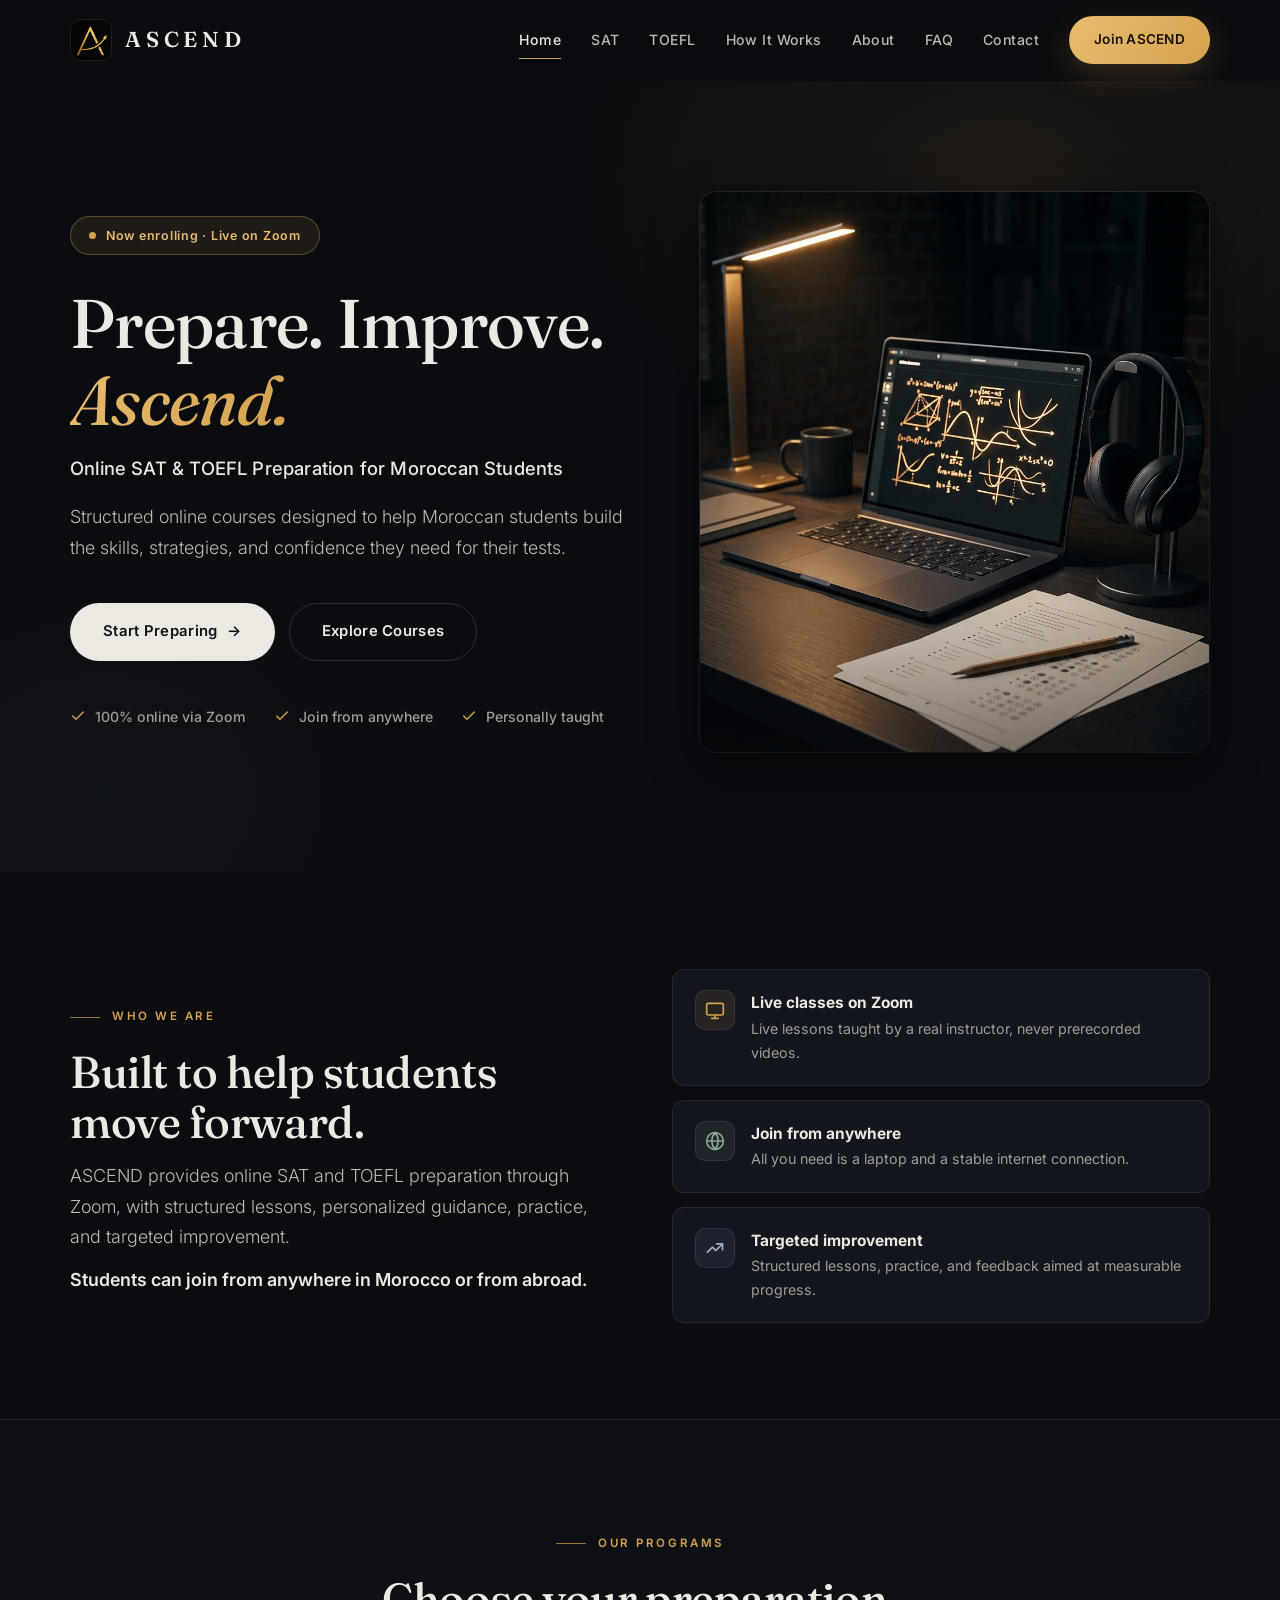
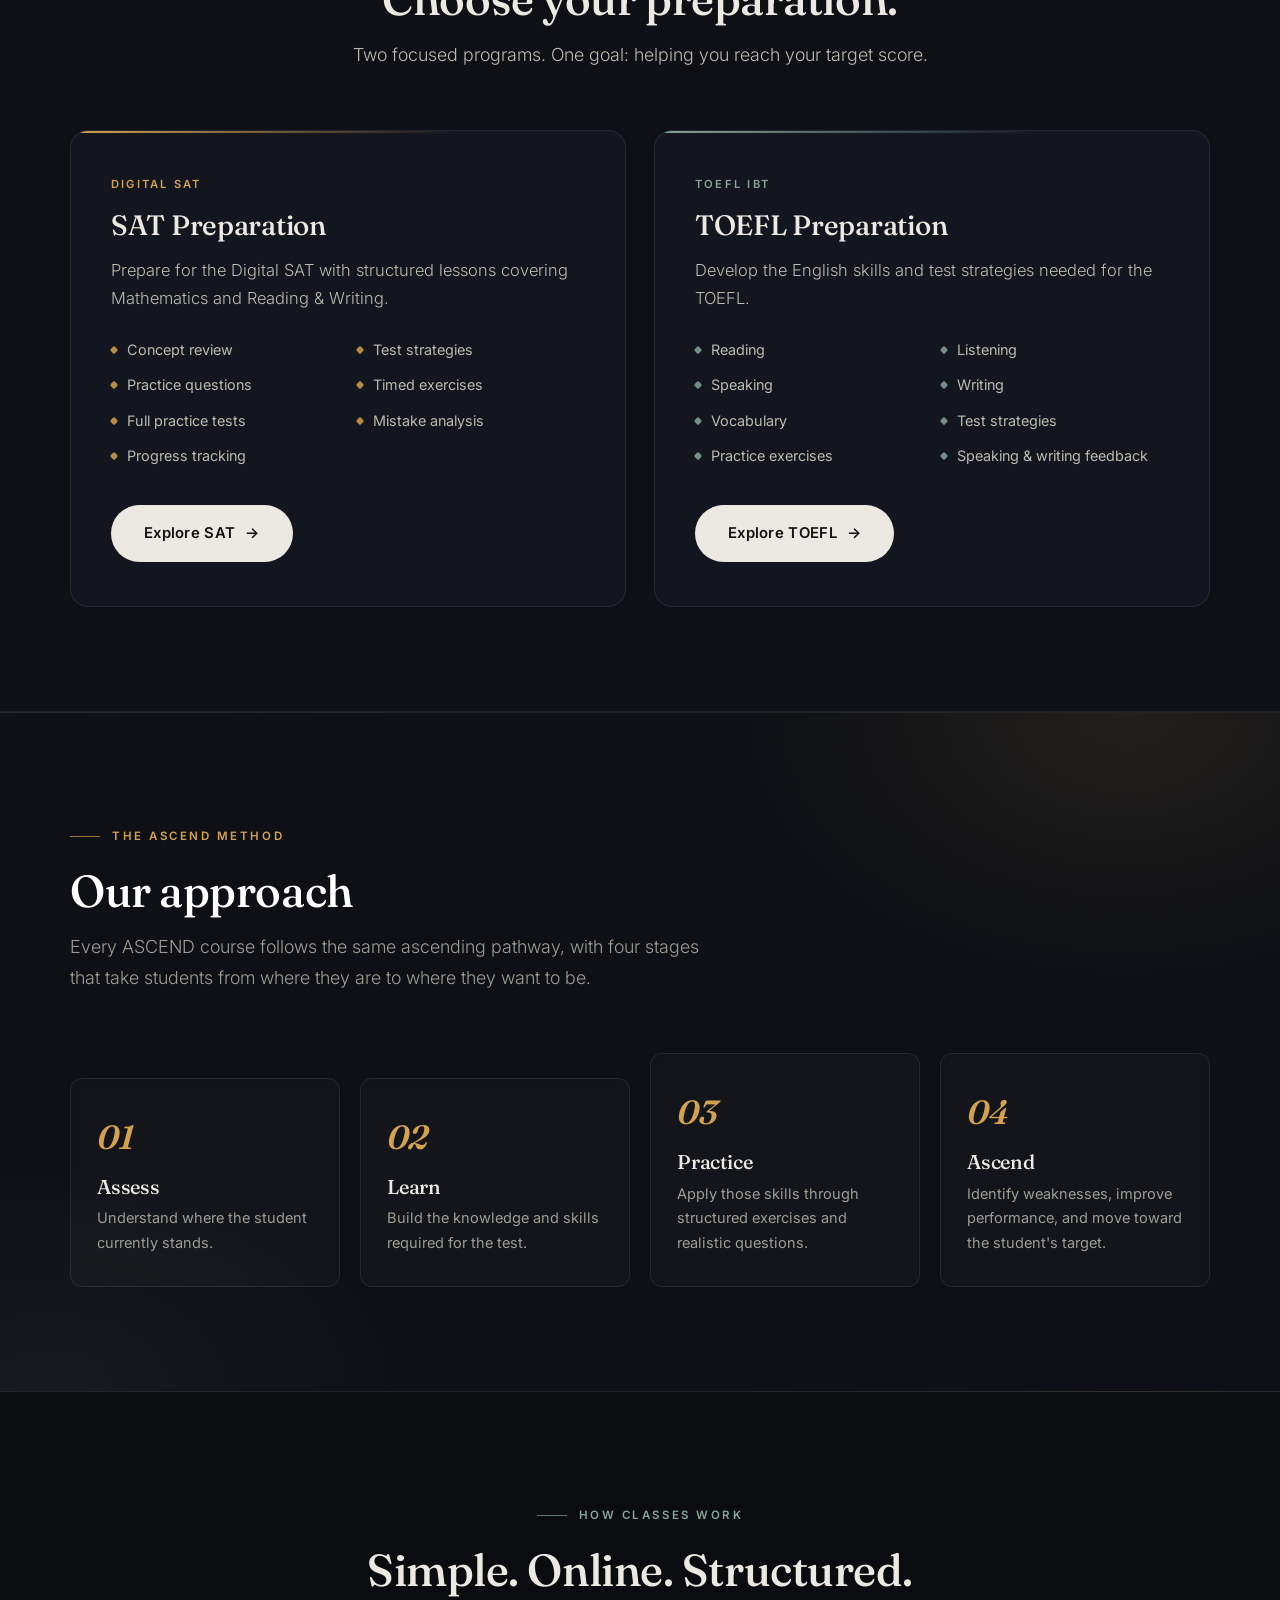
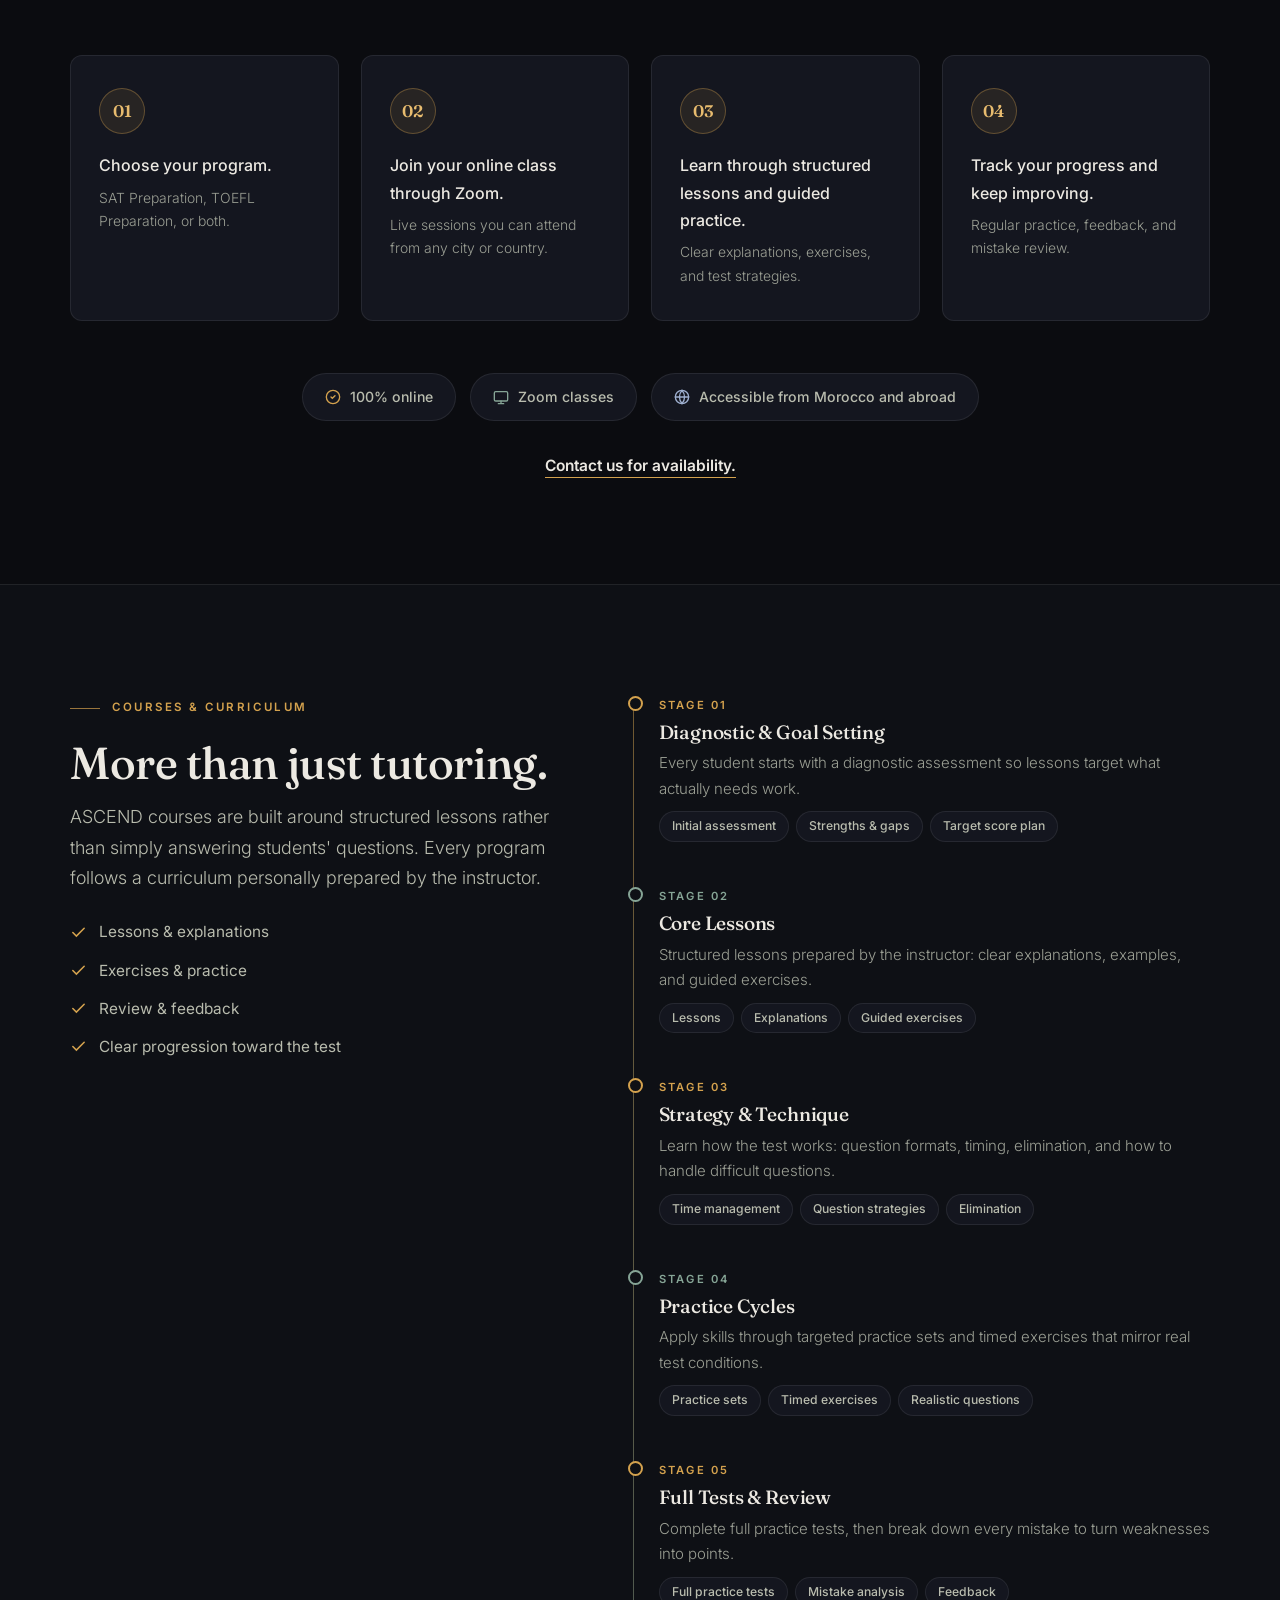
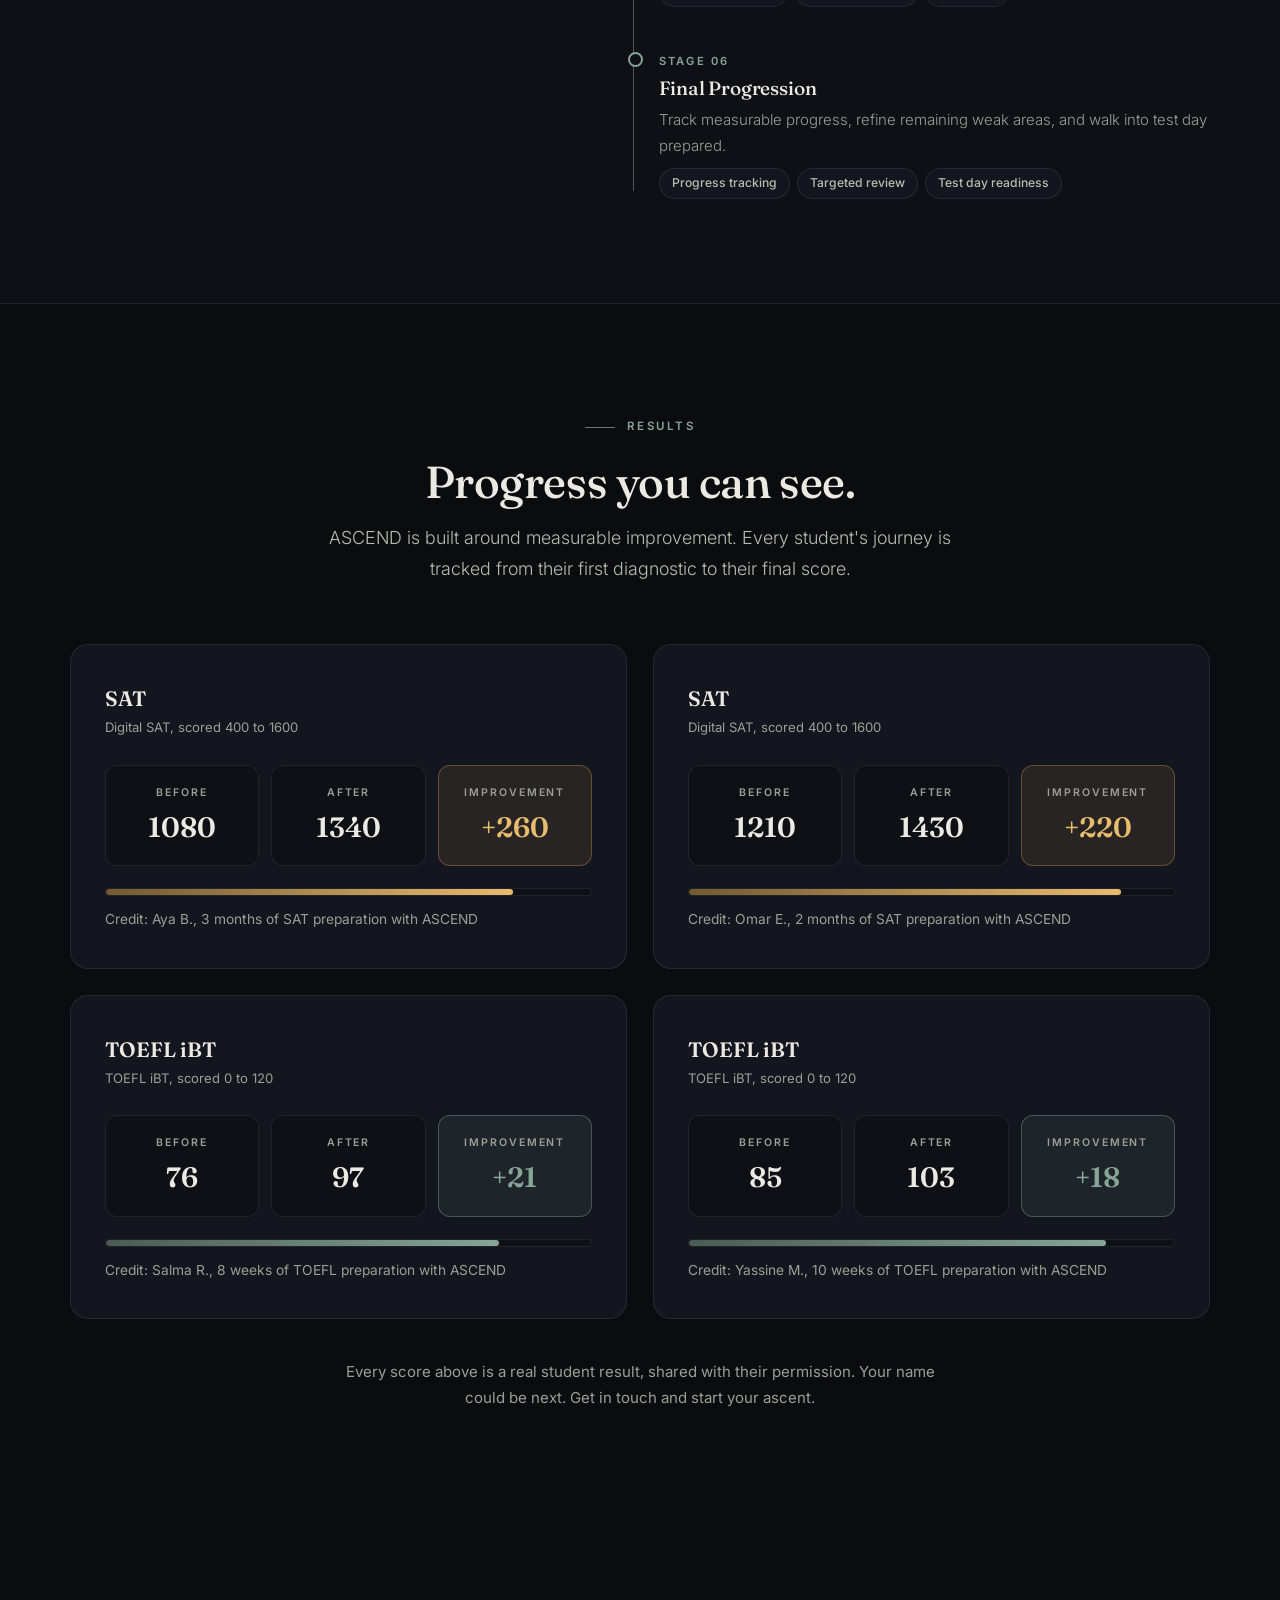
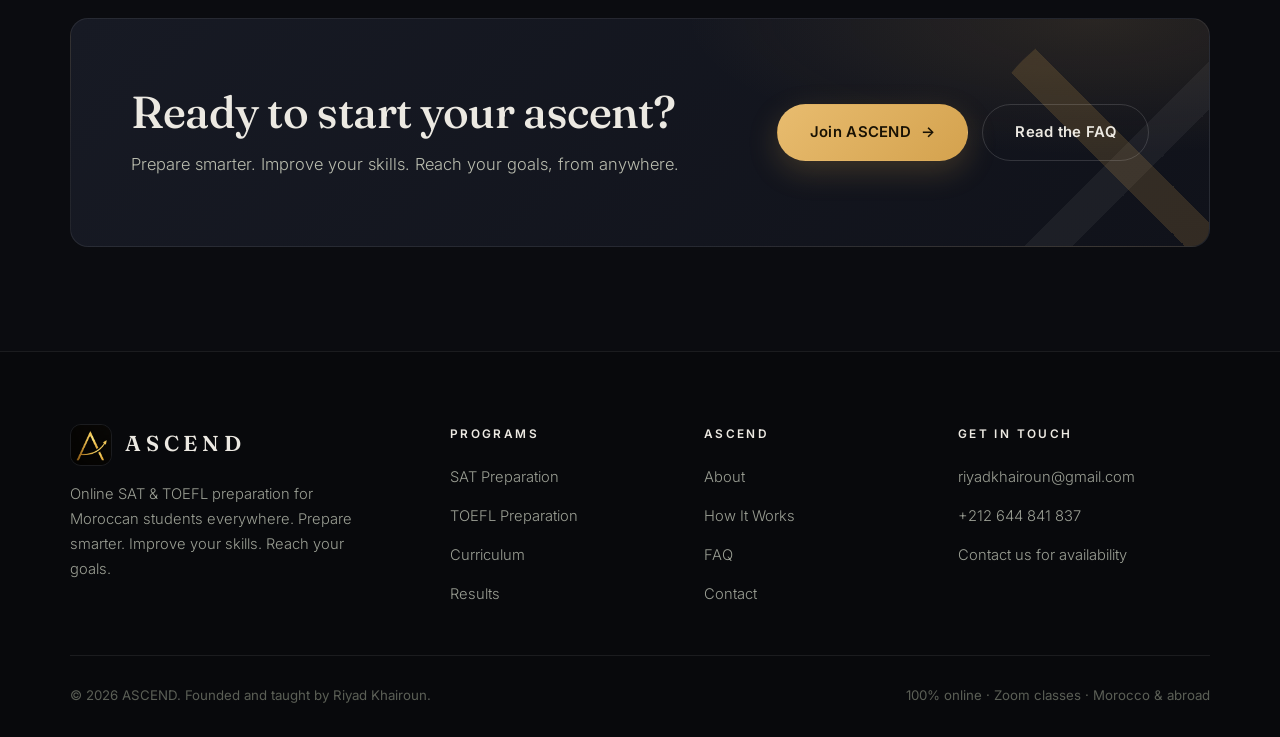
<file: index.html>
<!DOCTYPE html>
<html lang="en">
<head>
<meta charset="UTF-8">
<meta name="viewport" content="width=device-width, initial-scale=1.0">
<title>ASCEND, Online SAT & TOEFL Preparation for Moroccan Students</title>
<meta name="description" content="ASCEND offers structured online SAT and TOEFL preparation through Zoom for Moroccan students in Morocco and abroad. Prepare smarter. Improve your skills. Reach your goals.">
<link rel="preconnect" href="https://fonts.googleapis.com">
<link rel="preconnect" href="https://fonts.gstatic.com" crossorigin>
<link href="https://fonts.googleapis.com/css2?family=Fraunces:ital,wght@0,500;0,600;0,700;1,600&family=Inter:wght@400;500;600;700&display=swap" rel="stylesheet">
<link rel="stylesheet" href="styles.css">
<link rel="icon" type="image/svg+xml" href='data:image/svg+xml,<svg xmlns="http://www.w3.org/2000/svg" viewBox="0 0 32 32"><rect width="32" height="32" rx="7" fill="%230b0c10"/><path d="M8 24 L16 8 L24 24" fill="none" stroke="%23d4a24e" stroke-width="2.4" stroke-linecap="round" stroke-linejoin="round"/><circle cx="16" cy="5" r="1.8" fill="%23d4a24e"/></svg>'>
</head>
<body>

<header class="site-header">
  <div class="container nav-wrap">
    <a class="brand" href="index.html" aria-label="ASCEND home">
      <img src="logo.png" alt="ASCEND logo">
      ASCEND
    </a>
    <nav class="site-nav" aria-label="Main navigation">
      <a href="index.html" class="active">Home</a>
      <a href="sat.html">SAT</a>
      <a href="toefl.html">TOEFL</a>
      <a href="index.html#how-it-works">How It Works</a>
      <a href="about.html">About</a>
      <a href="faq.html">FAQ</a>
      <a href="contact.html">Contact</a>
      <a href="contact.html" class="btn btn-accent nav-cta">Join ASCEND</a>
    </nav>
    <button class="nav-toggle" aria-label="Toggle menu" aria-expanded="false">
      <span></span><span></span><span></span>
    </button>
  </div>
</header>

<section class="hero">
  <div class="container">
    <div>
      <span class="hero-badge"><span class="dot"></span> Now enrolling · Live on Zoom</span>
      <h1>Prepare. Improve. <span class="accent">Ascend.</span></h1>
      <p class="sub-heading">Online SAT &amp; TOEFL Preparation for Moroccan Students</p>
      <p class="lead">Structured online courses designed to help Moroccan students build the skills, strategies, and confidence they need for their tests.</p>
      <div class="hero-actions">
        <a href="contact.html" class="btn btn-primary">Start Preparing <span class="arrow">→</span></a>
        <a href="#programs" class="btn btn-outline">Explore Courses</a>
      </div>
      <div class="hero-meta">
        <span><svg viewBox="0 0 24 24" fill="none" stroke-width="2" stroke-linecap="round"><path d="M20 6L9 17l-5-5"/></svg> 100% online via Zoom</span>
        <span><svg viewBox="0 0 24 24" fill="none" stroke-width="2" stroke-linecap="round"><path d="M20 6L9 17l-5-5"/></svg> Join from anywhere</span>
        <span><svg viewBox="0 0 24 24" fill="none" stroke-width="2" stroke-linecap="round"><path d="M20 6L9 17l-5-5"/></svg> Personally taught</span>
      </div>
    </div>

        <div class="hero-art reveal"><img src="hero.jpg" alt="A study desk at night with a laptop, notebook, and warm lamp light" class="hero-photo"></div>
  </div>
</section>

<section class="intro" id="about-intro">
  <div class="container">
    <div class="reveal">
      <span class="kicker">Who we are</span>
      <h2>Built to help students move forward.</h2>
      <p class="lead" style="margin-top:14px">ASCEND provides online SAT and TOEFL preparation through Zoom, with structured lessons, personalized guidance, practice, and targeted improvement.</p>
      <p class="lead" style="margin-top:12px"><strong style="color:var(--navy)">Students can join from anywhere in Morocco or from abroad.</strong></p>
    </div>
    <div class="intro-points reveal">
      <div class="intro-point">
        <span class="ic"><svg viewBox="0 0 24 24" fill="none" stroke="#d4a24e" stroke-width="2" stroke-linecap="round" stroke-linejoin="round"><rect x="2" y="4" width="20" height="14" rx="2"/><path d="M8 22h8M12 18v4"/></svg></span>
        <div><strong>Live classes on Zoom</strong><p>Live lessons taught by a real instructor, never prerecorded videos.</p></div>
      </div>
      <div class="intro-point">
        <span class="ic"><svg viewBox="0 0 24 24" fill="none" stroke="#86a596" stroke-width="2" stroke-linecap="round" stroke-linejoin="round"><circle cx="12" cy="12" r="10"/><path d="M2 12h20M12 2a15 15 0 0 1 0 20 15 15 0 0 1 0-20z"/></svg></span>
        <div><strong>Join from anywhere</strong><p>All you need is a laptop and a stable internet connection.</p></div>
      </div>
      <div class="intro-point">
        <span class="ic"><svg viewBox="0 0 24 24" fill="none" stroke="#9fb0d0" stroke-width="2" stroke-linecap="round" stroke-linejoin="round"><path d="M3 17l6-6 4 4 8-8"/><path d="M14 7h7v7"/></svg></span>
        <div><strong>Targeted improvement</strong><p>Structured lessons, practice, and feedback aimed at measurable progress.</p></div>
      </div>
    </div>
  </div>
</section>

<section class="programs" id="programs">
  <div class="container">
    <div class="section-head center reveal">
      <span class="kicker">Our programs</span>
      <h2>Choose your preparation.</h2>
      <p class="lead">Two focused programs. One goal: helping you reach your target score.</p>
    </div>
    <div class="program-grid">
      <article class="program-card reveal">
        <span class="program-tag">Digital SAT</span>
        <h3>SAT Preparation</h3>
        <p>Prepare for the Digital SAT with structured lessons covering Mathematics and Reading &amp; Writing.</p>
        <ul class="program-list">
          <li>Concept review</li>
          <li>Test strategies</li>
          <li>Practice questions</li>
          <li>Timed exercises</li>
          <li>Full practice tests</li>
          <li>Mistake analysis</li>
          <li>Progress tracking</li>
        </ul>
        <a href="sat.html" class="btn btn-primary">Explore SAT <span class="arrow">→</span></a>
      </article>
      <article class="program-card toefl reveal">
        <span class="program-tag">TOEFL iBT</span>
        <h3>TOEFL Preparation</h3>
        <p>Develop the English skills and test strategies needed for the TOEFL.</p>
        <ul class="program-list">
          <li>Reading</li>
          <li>Listening</li>
          <li>Speaking</li>
          <li>Writing</li>
          <li>Vocabulary</li>
          <li>Test strategies</li>
          <li>Practice exercises</li>
          <li>Speaking &amp; writing feedback</li>
        </ul>
        <a href="toefl.html" class="btn btn-primary">Explore TOEFL <span class="arrow">→</span></a>
      </article>
    </div>
  </div>
</section>

<section class="method" id="method">
  <div class="container">
    <div class="section-head reveal">
      <span class="kicker">The ASCEND Method</span>
      <h2 style="color:#fff">Our approach</h2>
      <p class="lead">Every ASCEND course follows the same ascending pathway, with four stages that take students from where they are to where they want to be.</p>
    </div>
    <div class="method-steps">
      <div class="method-step reveal">
        <span class="num">01</span>
        <h3>Assess</h3>
        <p>Understand where the student currently stands.</p>
      </div>
      <div class="method-step reveal">
        <span class="num">02</span>
        <h3>Learn</h3>
        <p>Build the knowledge and skills required for the test.</p>
      </div>
      <div class="method-step reveal">
        <span class="num">03</span>
        <h3>Practice</h3>
        <p>Apply those skills through structured exercises and realistic questions.</p>
      </div>
      <div class="method-step reveal">
        <span class="num">04</span>
        <h3>Ascend</h3>
        <p>Identify weaknesses, improve performance, and move toward the student's target.</p>
      </div>
    </div>
  </div>
</section>

<section id="how-it-works">
  <div class="container">
    <div class="section-head center reveal">
      <span class="kicker teal">How classes work</span>
      <h2>Simple. Online. Structured.</h2>
    </div>
    <div class="how-steps">
      <div class="how-step reveal">
        <span class="num">01</span>
        <p>Choose your program.</p>
        <small>SAT Preparation, TOEFL Preparation, or both.</small>
      </div>
      <div class="how-step reveal">
        <span class="num">02</span>
        <p>Join your online class through Zoom.</p>
        <small>Live sessions you can attend from any city or country.</small>
      </div>
      <div class="how-step reveal">
        <span class="num">03</span>
        <p>Learn through structured lessons and guided practice.</p>
        <small>Clear explanations, exercises, and test strategies.</small>
      </div>
      <div class="how-step reveal">
        <span class="num">04</span>
        <p>Track your progress and keep improving.</p>
        <small>Regular practice, feedback, and mistake review.</small>
      </div>
    </div>
    <div class="how-badges reveal">
      <span class="pill"><svg viewBox="0 0 24 24" fill="none" stroke="#d4a24e" stroke-width="2" stroke-linecap="round"><circle cx="12" cy="12" r="10"/><path d="M9 12l2 2 4-4"/></svg> 100% online</span>
      <span class="pill"><svg viewBox="0 0 24 24" fill="none" stroke="#86a596" stroke-width="2" stroke-linecap="round" stroke-linejoin="round"><rect x="2" y="4" width="20" height="14" rx="2"/><path d="M8 22h8M12 18v4"/></svg> Zoom classes</span>
      <span class="pill"><svg viewBox="0 0 24 24" fill="none" stroke="#9fb0d0" stroke-width="2" stroke-linecap="round"><circle cx="12" cy="12" r="10"/><path d="M2 12h20M12 2a15 15 0 0 1 0 20 15 15 0 0 1 0-20z"/></svg> Accessible from Morocco and abroad</span>
    </div>
    <p class="how-note reveal"><a href="contact.html">Contact us for availability.</a></p>
  </div>
</section>

<section class="curriculum" id="curriculum">
  <div class="container curriculum-grid">
    <div class="curriculum-side reveal">
      <span class="kicker">Courses &amp; curriculum</span>
      <h2>More than just tutoring.</h2>
      <p class="lead" style="margin-top:14px">ASCEND courses are built around structured lessons rather than simply answering students' questions. Every program follows a curriculum personally prepared by the instructor.</p>
      <ul>
        <li><svg viewBox="0 0 24 24" fill="none" stroke="#d4a24e" stroke-width="2.2" stroke-linecap="round"><path d="M20 6L9 17l-5-5"/></svg> Lessons &amp; explanations</li>
        <li><svg viewBox="0 0 24 24" fill="none" stroke="#d4a24e" stroke-width="2.2" stroke-linecap="round"><path d="M20 6L9 17l-5-5"/></svg> Exercises &amp; practice</li>
        <li><svg viewBox="0 0 24 24" fill="none" stroke="#d4a24e" stroke-width="2.2" stroke-linecap="round"><path d="M20 6L9 17l-5-5"/></svg> Review &amp; feedback</li>
        <li><svg viewBox="0 0 24 24" fill="none" stroke="#d4a24e" stroke-width="2.2" stroke-linecap="round"><path d="M20 6L9 17l-5-5"/></svg> Clear progression toward the test</li>
      </ul>
    </div>
    <div class="timeline" id="curriculum-timeline">
          </div>
  </div>
</section>

<section id="results">
  <div class="container">
    <div class="section-head center reveal">
      <span class="kicker teal">Results</span>
      <h2>Progress you can see.</h2>
      <p class="lead">ASCEND is built around measurable improvement. Every student's journey is tracked from their first diagnostic to their final score.</p>
    </div>
    <div class="results-grid">
      <div id="sat-results" style="display:contents"></div>
      <div id="toefl-results" style="display:contents"></div>
    </div>
    <p class="results-note reveal">Every score above is a real student result, shared with their permission. Your name could be next. Get in touch and start your ascent.</p>
  </div>
</section>

<section>
  <div class="container">
    <div class="cta-band reveal">
      <div>
        <h2>Ready to start your ascent?</h2>
        <p>Prepare smarter. Improve your skills. Reach your goals, from anywhere.</p>
      </div>
      <div class="actions">
        <a href="contact.html" class="btn btn-accent">Join ASCEND <span class="arrow">→</span></a>
        <a href="faq.html" class="btn btn-ghost-light">Read the FAQ</a>
      </div>
    </div>
  </div>
</section>

<footer class="site-footer">
  <div class="container">
    <div class="footer-grid">
      <div>
        <a class="brand" href="index.html">
          <img src="logo.png" alt="ASCEND logo">
          ASCEND
        </a>
        <p class="tagline">Online SAT &amp; TOEFL preparation for Moroccan students everywhere. Prepare smarter. Improve your skills. Reach your goals.</p>
      </div>
      <div>
        <h4>Programs</h4>
        <ul>
          <li><a href="sat.html">SAT Preparation</a></li>
          <li><a href="toefl.html">TOEFL Preparation</a></li>
          <li><a href="index.html#curriculum">Curriculum</a></li>
          <li><a href="index.html#results">Results</a></li>
        </ul>
      </div>
      <div>
        <h4>ASCEND</h4>
        <ul>
          <li><a href="about.html">About</a></li>
          <li><a href="index.html#how-it-works">How It Works</a></li>
          <li><a href="faq.html">FAQ</a></li>
          <li><a href="contact.html">Contact</a></li>
        </ul>
      </div>
      <div>
        <h4>Get in touch</h4>
        <ul>
          <li><a href="mailto:riyadkhairoun@gmail.com">riyadkhairoun@gmail.com</a></li>
          <li><a href="tel:+212644841837">+212 644 841 837</a></li>
          <li><a href="contact.html">Contact us for availability</a></li>
        </ul>
      </div>
    </div>
    <div class="footer-bottom">
      <span>© 2026 ASCEND. Founded and taught by Riyad Khairoun.</span>
      <span>100% online · Zoom classes · Morocco &amp; abroad</span>
    </div>
  </div>
</footer>

<script src="main.js"></script>
</body>
</html>
</file>
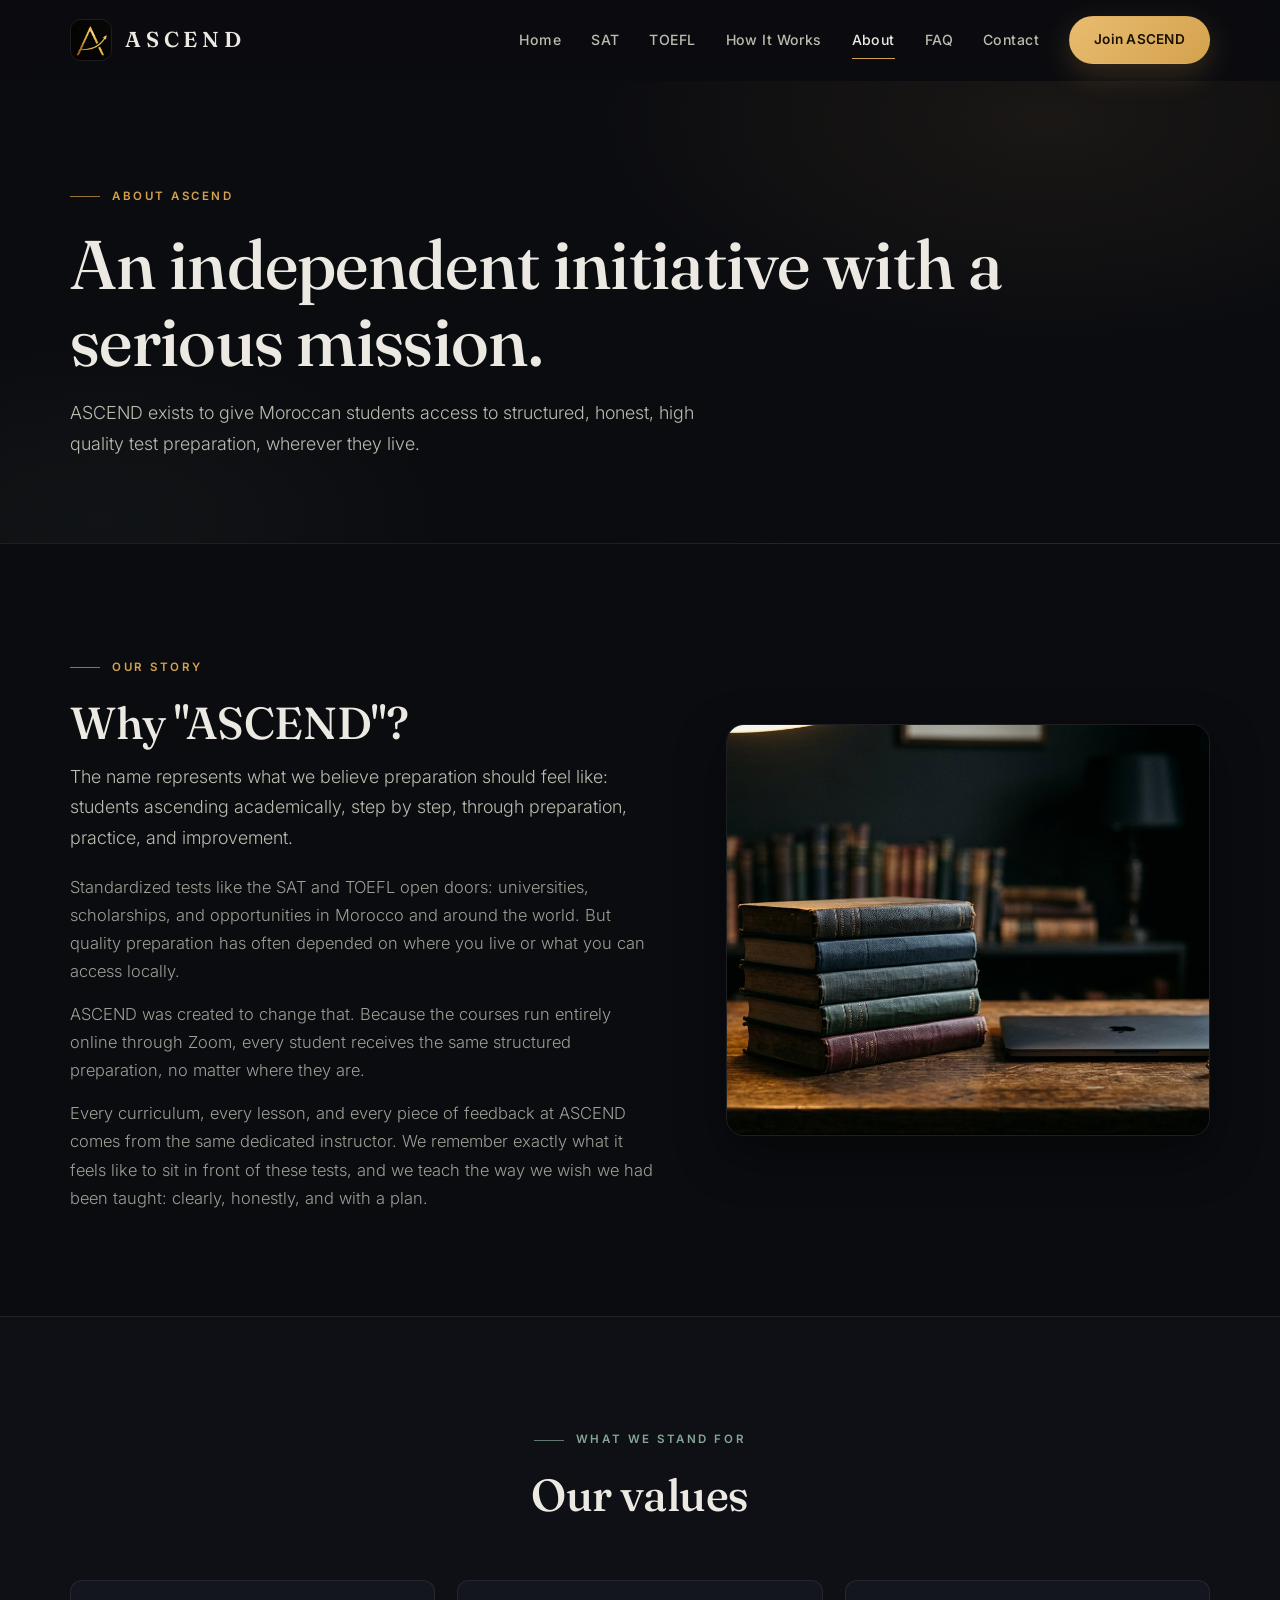
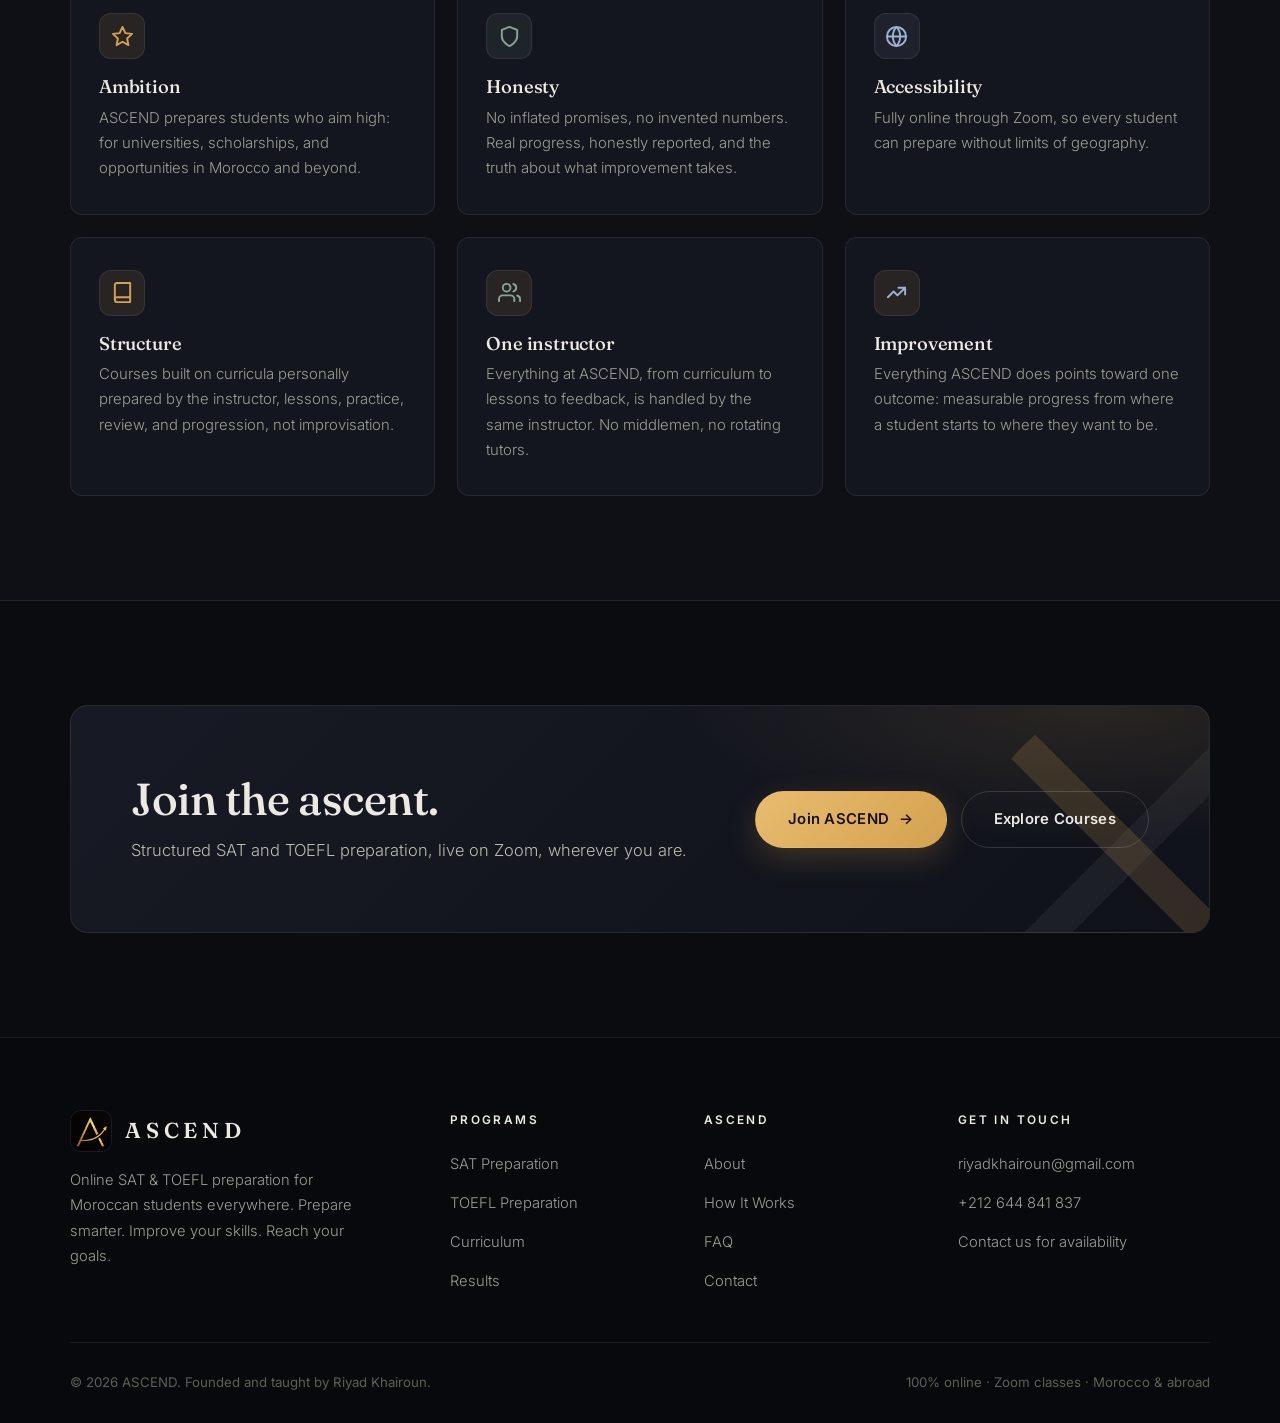
<file: about.html>
<!DOCTYPE html>
<html lang="en">
<head>
<meta charset="UTF-8">
<meta name="viewport" content="width=device-width, initial-scale=1.0">
<title>About, ASCEND</title>
<meta name="description" content="ASCEND is an independent online test preparation initiative helping Moroccan students prepare for the SAT and TOEFL through structured Zoom courses.">
<link rel="preconnect" href="https://fonts.googleapis.com">
<link rel="preconnect" href="https://fonts.gstatic.com" crossorigin>
<link href="https://fonts.googleapis.com/css2?family=Fraunces:ital,wght@0,500;0,600;0,700;1,600&family=Inter:wght@400;500;600;700&display=swap" rel="stylesheet">
<link rel="stylesheet" href="styles.css">
<link rel="icon" type="image/svg+xml" href='data:image/svg+xml,<svg xmlns="http://www.w3.org/2000/svg" viewBox="0 0 32 32"><rect width="32" height="32" rx="7" fill="%230b0c10"/><path d="M8 24 L16 8 L24 24" fill="none" stroke="%23d4a24e" stroke-width="2.4" stroke-linecap="round" stroke-linejoin="round"/><circle cx="16" cy="5" r="1.8" fill="%23d4a24e"/></svg>'>
</head>
<body>

<header class="site-header">
  <div class="container nav-wrap">
    <a class="brand" href="index.html" aria-label="ASCEND home">
      <img src="logo.png" alt="ASCEND logo">
      ASCEND
    </a>
    <nav class="site-nav" aria-label="Main navigation">
      <a href="index.html">Home</a>
      <a href="sat.html">SAT</a>
      <a href="toefl.html">TOEFL</a>
      <a href="index.html#how-it-works">How It Works</a>
      <a href="about.html" class="active">About</a>
      <a href="faq.html">FAQ</a>
      <a href="contact.html">Contact</a>
      <a href="contact.html" class="btn btn-accent nav-cta">Join ASCEND</a>
    </nav>
    <button class="nav-toggle" aria-label="Toggle menu" aria-expanded="false">
      <span></span><span></span><span></span>
    </button>
  </div>
</header>

<section class="page-hero">
  <div class="container">
    <span class="kicker">About ASCEND</span>
    <h1>An independent initiative with a serious mission.</h1>
    <p class="lead">ASCEND exists to give Moroccan students access to structured, honest, high quality test preparation, wherever they live.</p>
  </div>
</section>

<section>
  <div class="container about-story">
    <div class="reveal">
      <span class="kicker">Our story</span>
      <h2>Why "ASCEND"?</h2>
      <p class="lead" style="margin-top:14px">The name represents what we believe preparation should feel like: students ascending academically, step by step, through preparation, practice, and improvement.</p>
      <p>Standardized tests like the SAT and TOEFL open doors: universities, scholarships, and opportunities in Morocco and around the world. But quality preparation has often depended on where you live or what you can access locally.</p>
      <p>ASCEND was created to change that. Because the courses run entirely online through Zoom, every student receives the same structured preparation, no matter where they are.</p>
      <p>Every curriculum, every lesson, and every piece of feedback at ASCEND comes from the same dedicated instructor. We remember exactly what it feels like to sit in front of these tests, and we teach the way we wish we had been taught: clearly, honestly, and with a plan.</p>
    </div>
    <div class="reveal"><img src="about.jpg" alt="A stack of books beside a laptop in warm light" class="about-photo"></div>
  </div>
</section>

<section class="programs">
  <div class="container">
    <div class="section-head center reveal">
      <span class="kicker teal">What we stand for</span>
      <h2>Our values</h2>
    </div>
    <div class="values-grid">
      <div class="value-card reveal">
        <span class="ic"><svg viewBox="0 0 24 24" fill="none" stroke="#d4a24e" stroke-width="2" stroke-linecap="round" stroke-linejoin="round"><path d="M12 2l3 6.5 7 .8-5.2 4.8 1.4 6.9L12 17.5 5.8 21l1.4-6.9L2 9.3l7-.8z"/></svg></span>
        <h3>Ambition</h3>
        <p>ASCEND prepares students who aim high: for universities, scholarships, and opportunities in Morocco and beyond.</p>
      </div>
      <div class="value-card reveal">
        <span class="ic"><svg viewBox="0 0 24 24" fill="none" stroke="#86a596" stroke-width="2" stroke-linecap="round" stroke-linejoin="round"><path d="M12 22s8-4 8-10V5l-8-3-8 3v7c0 6 8 10 8 10z"/></svg></span>
        <h3>Honesty</h3>
        <p>No inflated promises, no invented numbers. Real progress, honestly reported, and the truth about what improvement takes.</p>
      </div>
      <div class="value-card reveal">
        <span class="ic"><svg viewBox="0 0 24 24" fill="none" stroke="#9fb0d0" stroke-width="2" stroke-linecap="round" stroke-linejoin="round"><circle cx="12" cy="12" r="10"/><path d="M2 12h20M12 2a15 15 0 0 1 0 20 15 15 0 0 1 0-20z"/></svg></span>
        <h3>Accessibility</h3>
        <p>Fully online through Zoom, so every student can prepare without limits of geography.</p>
      </div>
      <div class="value-card reveal">
        <span class="ic"><svg viewBox="0 0 24 24" fill="none" stroke="#d4a24e" stroke-width="2" stroke-linecap="round" stroke-linejoin="round"><path d="M4 19.5A2.5 2.5 0 0 1 6.5 17H20"/><path d="M6.5 2H20v20H6.5A2.5 2.5 0 0 1 4 19.5v-15A2.5 2.5 0 0 1 6.5 2z"/></svg></span>
        <h3>Structure</h3>
        <p>Courses built on curricula personally prepared by the instructor, lessons, practice, review, and progression, not improvisation.</p>
      </div>
      <div class="value-card reveal">
        <span class="ic"><svg viewBox="0 0 24 24" fill="none" stroke="#86a596" stroke-width="2" stroke-linecap="round" stroke-linejoin="round"><path d="M17 21v-2a4 4 0 0 0-4-4H5a4 4 0 0 0-4 4v2"/><circle cx="9" cy="7" r="4"/><path d="M23 21v-2a4 4 0 0 0-3-3.87M16 3.13a4 4 0 0 1 0 7.75"/></svg></span>
        <h3>One instructor</h3>
        <p>Everything at ASCEND, from curriculum to lessons to feedback, is handled by the same instructor. No middlemen, no rotating tutors.</p>
      </div>
      <div class="value-card reveal">
        <span class="ic"><svg viewBox="0 0 24 24" fill="none" stroke="#9fb0d0" stroke-width="2" stroke-linecap="round" stroke-linejoin="round"><path d="M3 17l6-6 4 4 8-8"/><path d="M14 7h7v7"/></svg></span>
        <h3>Improvement</h3>
        <p>Everything ASCEND does points toward one outcome: measurable progress from where a student starts to where they want to be.</p>
      </div>
    </div>
  </div>
</section>

<section>
  <div class="container">
    <div class="cta-band reveal">
      <div>
        <h2>Join the ascent.</h2>
        <p>Structured SAT and TOEFL preparation, live on Zoom, wherever you are.</p>
      </div>
      <div class="actions">
        <a href="contact.html" class="btn btn-accent">Join ASCEND <span class="arrow">→</span></a>
        <a href="index.html#programs" class="btn btn-ghost-light">Explore Courses</a>
      </div>
    </div>
  </div>
</section>

<footer class="site-footer">
  <div class="container">
    <div class="footer-grid">
      <div>
        <a class="brand" href="index.html">
          <img src="logo.png" alt="ASCEND logo">
          ASCEND
        </a>
        <p class="tagline">Online SAT &amp; TOEFL preparation for Moroccan students everywhere. Prepare smarter. Improve your skills. Reach your goals.</p>
      </div>
      <div>
        <h4>Programs</h4>
        <ul>
          <li><a href="sat.html">SAT Preparation</a></li>
          <li><a href="toefl.html">TOEFL Preparation</a></li>
          <li><a href="index.html#curriculum">Curriculum</a></li>
          <li><a href="index.html#results">Results</a></li>
        </ul>
      </div>
      <div>
        <h4>ASCEND</h4>
        <ul>
          <li><a href="about.html">About</a></li>
          <li><a href="index.html#how-it-works">How It Works</a></li>
          <li><a href="faq.html">FAQ</a></li>
          <li><a href="contact.html">Contact</a></li>
        </ul>
      </div>
      <div>
        <h4>Get in touch</h4>
        <ul>
          <li><a href="mailto:riyadkhairoun@gmail.com">riyadkhairoun@gmail.com</a></li>
          <li><a href="tel:+212644841837">+212 644 841 837</a></li>
          <li><a href="contact.html">Contact us for availability</a></li>
        </ul>
      </div>
    </div>
    <div class="footer-bottom">
      <span>© 2026 ASCEND. Founded and taught by Riyad Khairoun.</span>
      <span>100% online · Zoom classes · Morocco &amp; abroad</span>
    </div>
  </div>
</footer>

<script src="main.js"></script>
</body>
</html>
</file>
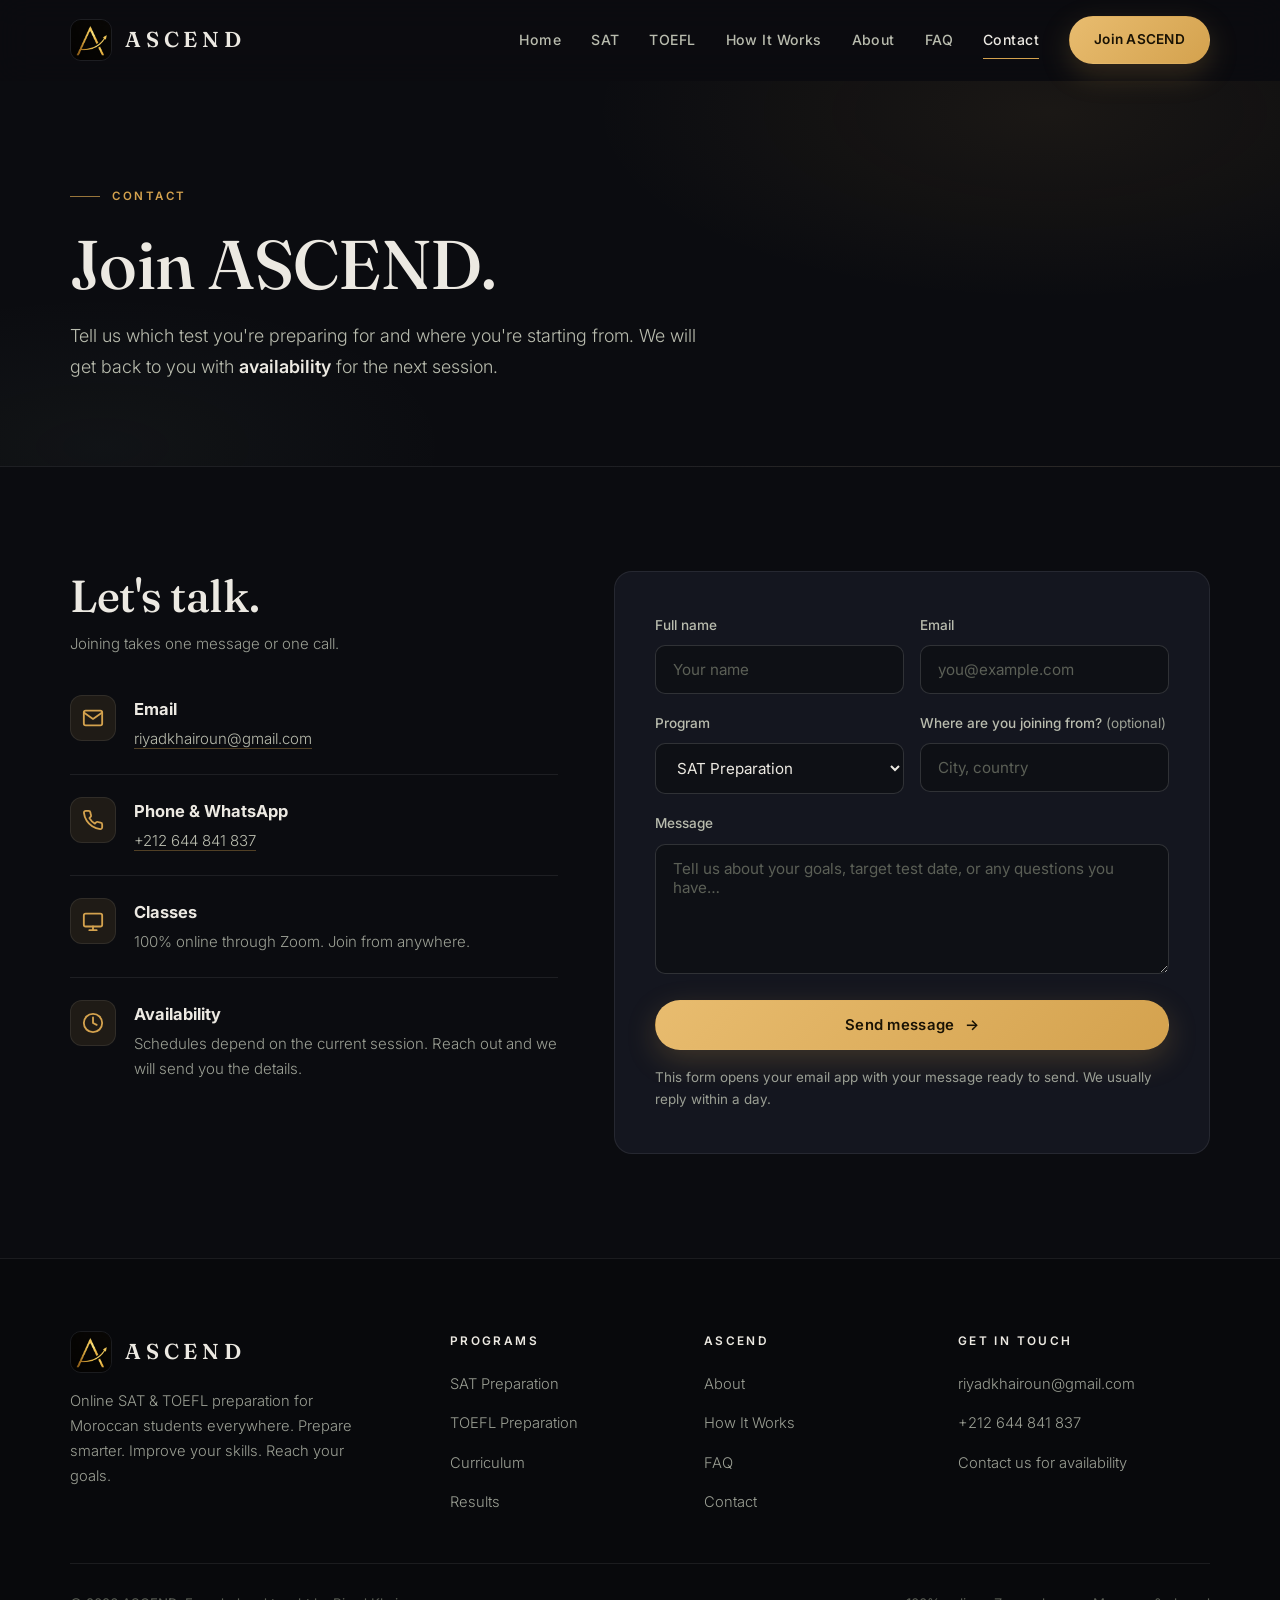
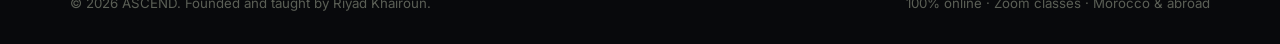
<file: contact.html>
<!DOCTYPE html>
<html lang="en">
<head>
<meta charset="UTF-8">
<meta name="viewport" content="width=device-width, initial-scale=1.0">
<title>Contact, ASCEND</title>
<meta name="description" content="Contact ASCEND for availability of online SAT and TOEFL preparation courses for Moroccan students.">
<link rel="preconnect" href="https://fonts.googleapis.com">
<link rel="preconnect" href="https://fonts.gstatic.com" crossorigin>
<link href="https://fonts.googleapis.com/css2?family=Fraunces:ital,wght@0,500;0,600;0,700;1,600&family=Inter:wght@400;500;600;700&display=swap" rel="stylesheet">
<link rel="stylesheet" href="styles.css">
<link rel="icon" type="image/svg+xml" href='data:image/svg+xml,<svg xmlns="http://www.w3.org/2000/svg" viewBox="0 0 32 32"><rect width="32" height="32" rx="7" fill="%230b0c10"/><path d="M8 24 L16 8 L24 24" fill="none" stroke="%23d4a24e" stroke-width="2.4" stroke-linecap="round" stroke-linejoin="round"/><circle cx="16" cy="5" r="1.8" fill="%23d4a24e"/></svg>'>
</head>
<body>

<header class="site-header">
  <div class="container nav-wrap">
    <a class="brand" href="index.html" aria-label="ASCEND home">
      <img src="logo.png" alt="ASCEND logo">
      ASCEND
    </a>
    <nav class="site-nav" aria-label="Main navigation">
      <a href="index.html">Home</a>
      <a href="sat.html">SAT</a>
      <a href="toefl.html">TOEFL</a>
      <a href="index.html#how-it-works">How It Works</a>
      <a href="about.html">About</a>
      <a href="faq.html">FAQ</a>
      <a href="contact.html" class="active">Contact</a>
      <a href="contact.html" class="btn btn-accent nav-cta">Join ASCEND</a>
    </nav>
    <button class="nav-toggle" aria-label="Toggle menu" aria-expanded="false">
      <span></span><span></span><span></span>
    </button>
  </div>
</header>

<section class="page-hero">
  <div class="container">
    <span class="kicker">Contact</span>
    <h1>Join ASCEND.</h1>
    <p class="lead">Tell us which test you're preparing for and where you're starting from. We will get back to you with <strong>availability</strong> for the next session.</p>
  </div>
</section>

<section>
  <div class="container contact-grid">
    <div class="contact-info reveal">
      <h2 style="margin-bottom:10px">Let's talk.</h2>
      <p class="lead" style="margin-bottom:16px">Joining takes one message or one call.</p>
      <div class="item">
        <span class="ic"><svg viewBox="0 0 24 24" fill="none" stroke="#d4a24e" stroke-width="2" stroke-linecap="round" stroke-linejoin="round"><rect x="2" y="4" width="20" height="16" rx="2"/><path d="M22 6l-10 7L2 6"/></svg></span>
        <div>
          <strong>Email</strong>
          <p><a href="mailto:riyadkhairoun@gmail.com">riyadkhairoun@gmail.com</a></p>
        </div>
      </div>
      <div class="item">
        <span class="ic"><svg viewBox="0 0 24 24" fill="none" stroke="#d4a24e" stroke-width="2" stroke-linecap="round" stroke-linejoin="round"><path d="M22 16.92v3a2 2 0 0 1-2.18 2 19.79 19.79 0 0 1-8.63-3.07 19.5 19.5 0 0 1-6-6 19.79 19.79 0 0 1-3.07-8.67A2 2 0 0 1 4.11 2h3a2 2 0 0 1 2 1.72c.13.96.36 1.9.7 2.81a2 2 0 0 1-.45 2.11L8.09 9.91a16 16 0 0 0 6 6l1.27-1.27a2 2 0 0 1 2.11-.45c.91.34 1.85.57 2.81.7A2 2 0 0 1 22 16.92z"/></svg></span>
        <div>
          <strong>Phone &amp; WhatsApp</strong>
          <p><a href="tel:+212644841837">+212 644 841 837</a></p>
        </div>
      </div>
      <div class="item">
        <span class="ic"><svg viewBox="0 0 24 24" fill="none" stroke="#d4a24e" stroke-width="2" stroke-linecap="round" stroke-linejoin="round"><rect x="2" y="4" width="20" height="14" rx="2"/><path d="M8 22h8M12 18v4"/></svg></span>
        <div>
          <strong>Classes</strong>
          <p>100% online through Zoom. Join from anywhere.</p>
        </div>
      </div>
      <div class="item">
        <span class="ic"><svg viewBox="0 0 24 24" fill="none" stroke="#d4a24e" stroke-width="2" stroke-linecap="round" stroke-linejoin="round"><circle cx="12" cy="12" r="10"/><path d="M12 6v6l4 2"/></svg></span>
        <div>
          <strong>Availability</strong>
          <p>Schedules depend on the current session. Reach out and we will send you the details.</p>
        </div>
      </div>
    </div>

    <form class="contact-form reveal" id="contact-form">
      <div class="form-row">
        <div class="field">
          <label for="name">Full name</label>
          <input type="text" id="name" name="name" placeholder="Your name" required>
        </div>
        <div class="field">
          <label for="email">Email</label>
          <input type="email" id="email" name="email" placeholder="you@example.com" required>
        </div>
      </div>
      <div class="form-row">
        <div class="field">
          <label for="program">Program</label>
          <select id="program" name="program" required>
            <option value="SAT Preparation">SAT Preparation</option>
            <option value="TOEFL Preparation">TOEFL Preparation</option>
            <option value="SAT + TOEFL">SAT + TOEFL</option>
            <option value="Not sure yet">Not sure yet</option>
          </select>
        </div>
        <div class="field">
          <label for="location">Where are you joining from? <span style="color:var(--muted);font-weight:400">(optional)</span></label>
          <input type="text" id="location" name="location" placeholder="City, country">
        </div>
      </div>
      <div class="field">
        <label for="message">Message</label>
        <textarea id="message" name="message" placeholder="Tell us about your goals, target test date, or any questions you have…" required></textarea>
      </div>
      <button type="submit" class="btn btn-accent" style="width:100%">Send message <span class="arrow">→</span></button>
      <p class="form-note">This form opens your email app with your message ready to send. We usually reply within a day.</p>
    </form>
  </div>
</section>

<footer class="site-footer">
  <div class="container">
    <div class="footer-grid">
      <div>
        <a class="brand" href="index.html">
          <img src="logo.png" alt="ASCEND logo">
          ASCEND
        </a>
        <p class="tagline">Online SAT &amp; TOEFL preparation for Moroccan students everywhere. Prepare smarter. Improve your skills. Reach your goals.</p>
      </div>
      <div>
        <h4>Programs</h4>
        <ul>
          <li><a href="sat.html">SAT Preparation</a></li>
          <li><a href="toefl.html">TOEFL Preparation</a></li>
          <li><a href="index.html#curriculum">Curriculum</a></li>
          <li><a href="index.html#results">Results</a></li>
        </ul>
      </div>
      <div>
        <h4>ASCEND</h4>
        <ul>
          <li><a href="about.html">About</a></li>
          <li><a href="index.html#how-it-works">How It Works</a></li>
          <li><a href="faq.html">FAQ</a></li>
          <li><a href="contact.html">Contact</a></li>
        </ul>
      </div>
      <div>
        <h4>Get in touch</h4>
        <ul>
          <li><a href="mailto:riyadkhairoun@gmail.com">riyadkhairoun@gmail.com</a></li>
          <li><a href="tel:+212644841837">+212 644 841 837</a></li>
          <li><a href="contact.html">Contact us for availability</a></li>
        </ul>
      </div>
    </div>
    <div class="footer-bottom">
      <span>© 2026 ASCEND. Founded and taught by Riyad Khairoun.</span>
      <span>100% online · Zoom classes · Morocco &amp; abroad</span>
    </div>
  </div>
</footer>

<script src="main.js"></script>
</body>
</html>
</file>
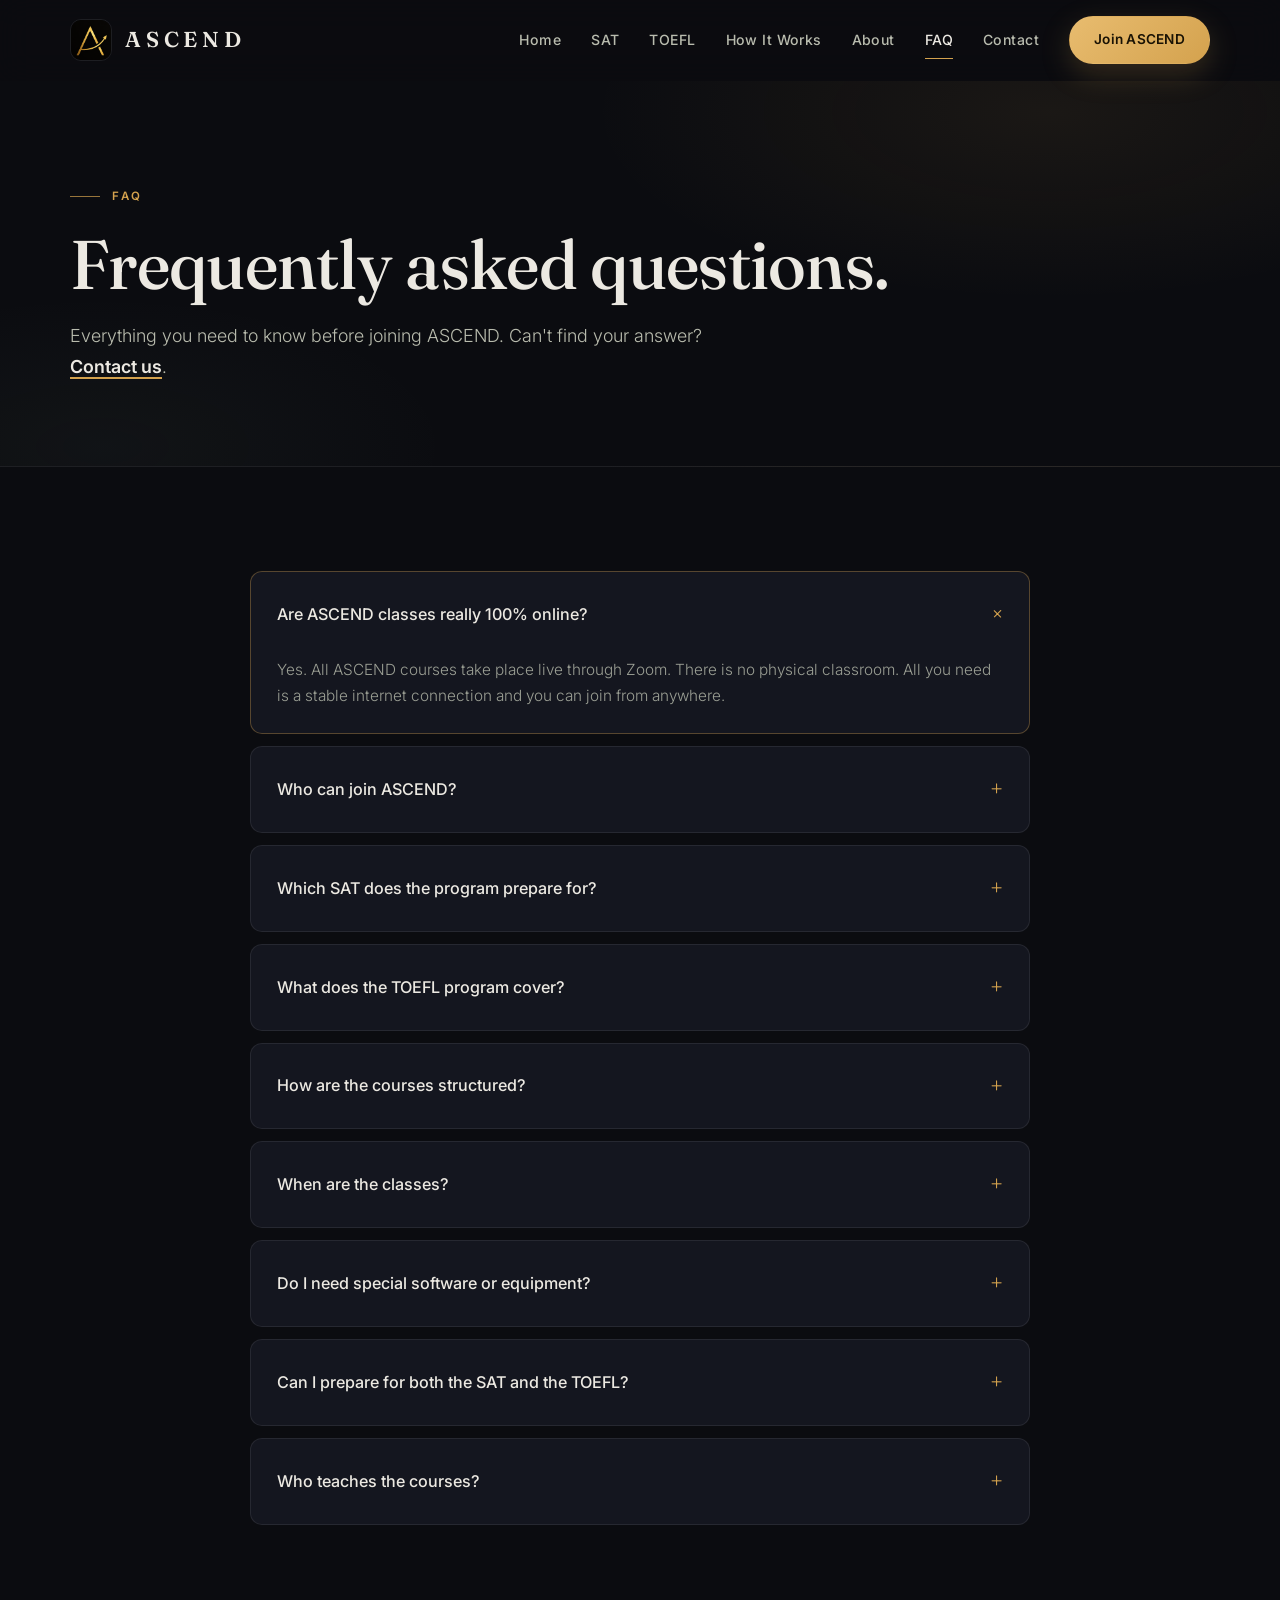
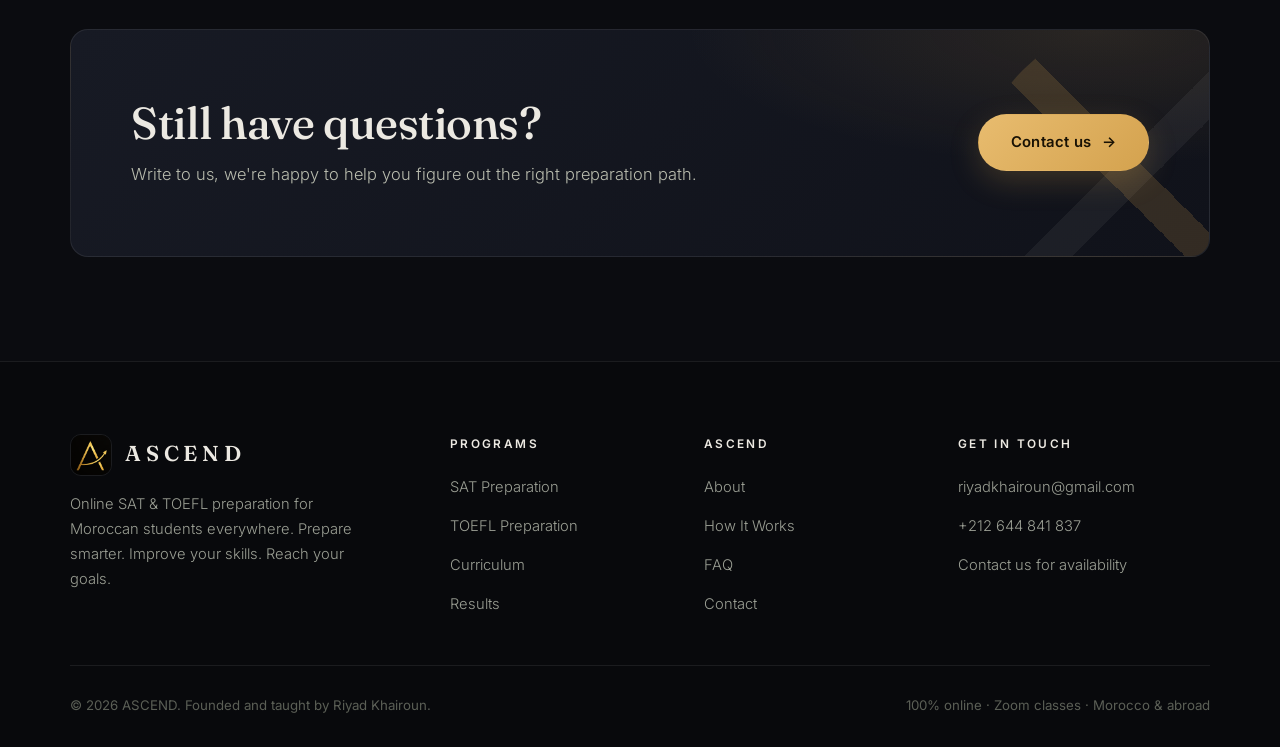
<file: faq.html>
<!DOCTYPE html>
<html lang="en">
<head>
<meta charset="UTF-8">
<meta name="viewport" content="width=device-width, initial-scale=1.0">
<title>FAQ, ASCEND</title>
<meta name="description" content="Frequently asked questions about ASCEND's online SAT and TOEFL preparation courses for Moroccan students.">
<link rel="preconnect" href="https://fonts.googleapis.com">
<link rel="preconnect" href="https://fonts.gstatic.com" crossorigin>
<link href="https://fonts.googleapis.com/css2?family=Fraunces:ital,wght@0,500;0,600;0,700;1,600&family=Inter:wght@400;500;600;700&display=swap" rel="stylesheet">
<link rel="stylesheet" href="styles.css">
<link rel="icon" type="image/svg+xml" href='data:image/svg+xml,<svg xmlns="http://www.w3.org/2000/svg" viewBox="0 0 32 32"><rect width="32" height="32" rx="7" fill="%230b0c10"/><path d="M8 24 L16 8 L24 24" fill="none" stroke="%23d4a24e" stroke-width="2.4" stroke-linecap="round" stroke-linejoin="round"/><circle cx="16" cy="5" r="1.8" fill="%23d4a24e"/></svg>'>
</head>
<body>

<header class="site-header">
  <div class="container nav-wrap">
    <a class="brand" href="index.html" aria-label="ASCEND home">
      <img src="logo.png" alt="ASCEND logo">
      ASCEND
    </a>
    <nav class="site-nav" aria-label="Main navigation">
      <a href="index.html">Home</a>
      <a href="sat.html">SAT</a>
      <a href="toefl.html">TOEFL</a>
      <a href="index.html#how-it-works">How It Works</a>
      <a href="about.html">About</a>
      <a href="faq.html" class="active">FAQ</a>
      <a href="contact.html">Contact</a>
      <a href="contact.html" class="btn btn-accent nav-cta">Join ASCEND</a>
    </nav>
    <button class="nav-toggle" aria-label="Toggle menu" aria-expanded="false">
      <span></span><span></span><span></span>
    </button>
  </div>
</header>

<section class="page-hero">
  <div class="container">
    <span class="kicker">FAQ</span>
    <h1>Frequently asked questions.</h1>
    <p class="lead">Everything you need to know before joining ASCEND. Can't find your answer? <a href="contact.html" style="color:var(--navy);font-weight:600;border-bottom:2px solid var(--amber)">Contact us</a>.</p>
  </div>
</section>

<section>
  <div class="container">
    <div class="faq-list reveal">
      <details class="faq-item" open>
        <summary>Are ASCEND classes really 100% online?</summary>
        <div class="answer">Yes. All ASCEND courses take place live through Zoom. There is no physical classroom. All you need is a stable internet connection and you can join from anywhere.</div>
      </details>
      <details class="faq-item">
        <summary>Who can join ASCEND?</summary>
        <div class="answer">ASCEND is designed for Moroccan students preparing for the SAT or TOEFL, wherever they live. Students preparing for university admissions, scholarships, or exchange programs are all welcome.</div>
      </details>
      <details class="faq-item">
        <summary>Which SAT does the program prepare for?</summary>
        <div class="answer">The program prepares students for the Digital SAT, the current computer based format of the test, covering both the Mathematics and Reading &amp; Writing sections, along with strategy and timed practice.</div>
      </details>
      <details class="faq-item">
        <summary>What does the TOEFL program cover?</summary>
        <div class="answer">All four TOEFL skills: Reading, Listening, Speaking, and Writing, plus vocabulary, test strategy, realistic practice, and individual feedback on speaking and writing responses.</div>
      </details>
      <details class="faq-item">
        <summary>How are the courses structured?</summary>
        <div class="answer">ASCEND is more than tutoring. Courses follow curricula personally prepared by the instructor: structured lessons, explanations, exercises, practice, review, and feedback, with a clear progression from your first diagnostic to test day.</div>
      </details>
      <details class="faq-item">
        <summary>When are the classes?</summary>
        <div class="answer">Schedules depend on the current session. Please contact <a href="mailto:riyadkhairoun@gmail.com">riyadkhairoun@gmail.com</a> or <a href="tel:+212644841837">+212 644 841 837</a> and we will send you the current availability.</div>
      </details>
      <details class="faq-item">
        <summary>Do I need special software or equipment?</summary>
        <div class="answer">Just a computer (or tablet) with a stable internet connection, Zoom installed, and a quiet place to focus. A headset with a microphone is recommended, especially for TOEFL speaking practice.</div>
      </details>
      <details class="faq-item">
        <summary>Can I prepare for both the SAT and the TOEFL?</summary>
        <div class="answer">Yes. Many students preparing for international admissions need both tests. Get in touch and we will help you plan a preparation path that fits both goals and your timeline.</div>
      </details>
      <details class="faq-item">
        <summary>Who teaches the courses?</summary>
        <div class="answer">Every ASCEND course is prepared and taught by the same dedicated instructor. Every curriculum, every lesson, and every piece of feedback comes from one place, so nothing is outsourced and nothing gets lost.</div>
      </details>
    </div>
  </div>
</section>

<section style="padding-top:0">
  <div class="container">
    <div class="cta-band reveal">
      <div>
        <h2>Still have questions?</h2>
        <p>Write to us, we're happy to help you figure out the right preparation path.</p>
      </div>
      <div class="actions">
        <a href="contact.html" class="btn btn-accent">Contact us <span class="arrow">→</span></a>
      </div>
    </div>
  </div>
</section>

<footer class="site-footer">
  <div class="container">
    <div class="footer-grid">
      <div>
        <a class="brand" href="index.html">
          <img src="logo.png" alt="ASCEND logo">
          ASCEND
        </a>
        <p class="tagline">Online SAT &amp; TOEFL preparation for Moroccan students everywhere. Prepare smarter. Improve your skills. Reach your goals.</p>
      </div>
      <div>
        <h4>Programs</h4>
        <ul>
          <li><a href="sat.html">SAT Preparation</a></li>
          <li><a href="toefl.html">TOEFL Preparation</a></li>
          <li><a href="index.html#curriculum">Curriculum</a></li>
          <li><a href="index.html#results">Results</a></li>
        </ul>
      </div>
      <div>
        <h4>ASCEND</h4>
        <ul>
          <li><a href="about.html">About</a></li>
          <li><a href="index.html#how-it-works">How It Works</a></li>
          <li><a href="faq.html">FAQ</a></li>
          <li><a href="contact.html">Contact</a></li>
        </ul>
      </div>
      <div>
        <h4>Get in touch</h4>
        <ul>
          <li><a href="mailto:riyadkhairoun@gmail.com">riyadkhairoun@gmail.com</a></li>
          <li><a href="tel:+212644841837">+212 644 841 837</a></li>
          <li><a href="contact.html">Contact us for availability</a></li>
        </ul>
      </div>
    </div>
    <div class="footer-bottom">
      <span>© 2026 ASCEND. Founded and taught by Riyad Khairoun.</span>
      <span>100% online · Zoom classes · Morocco &amp; abroad</span>
    </div>
  </div>
</footer>

<script src="main.js"></script>
</body>
</html>
</file>
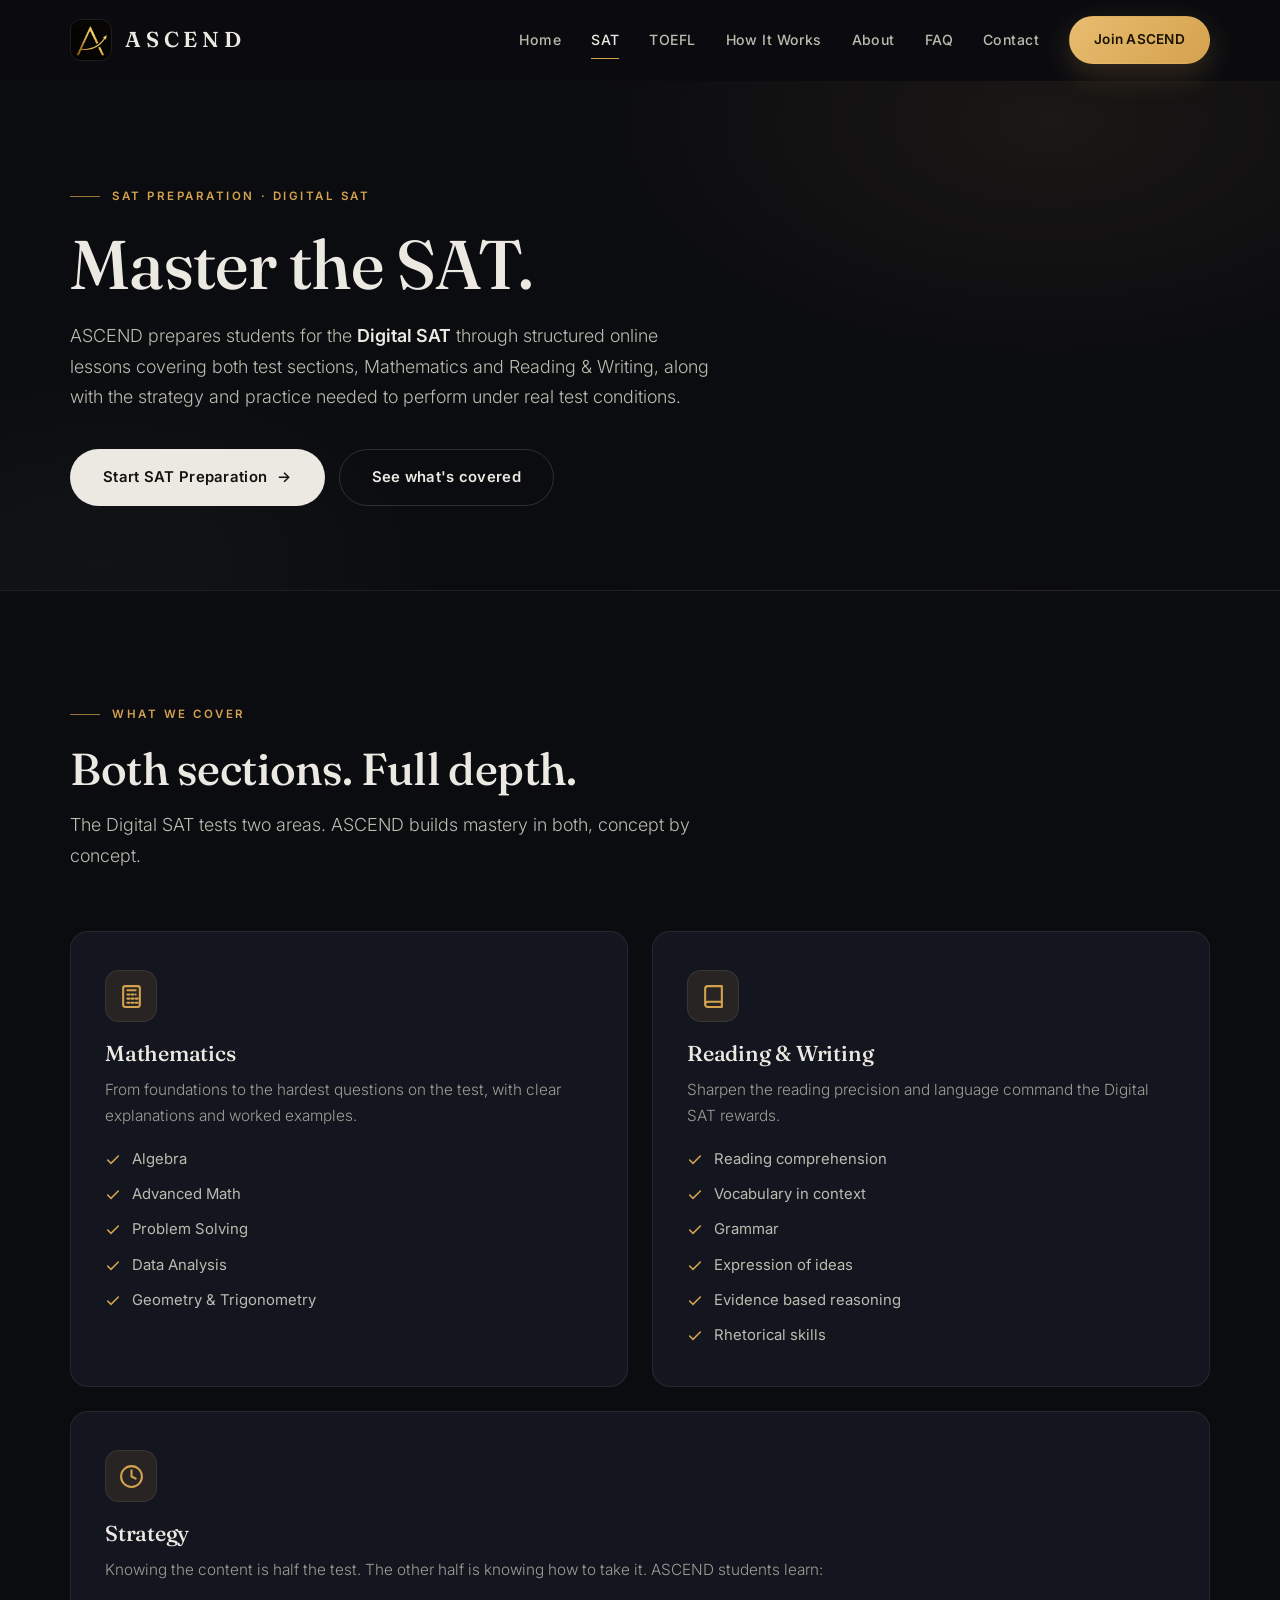
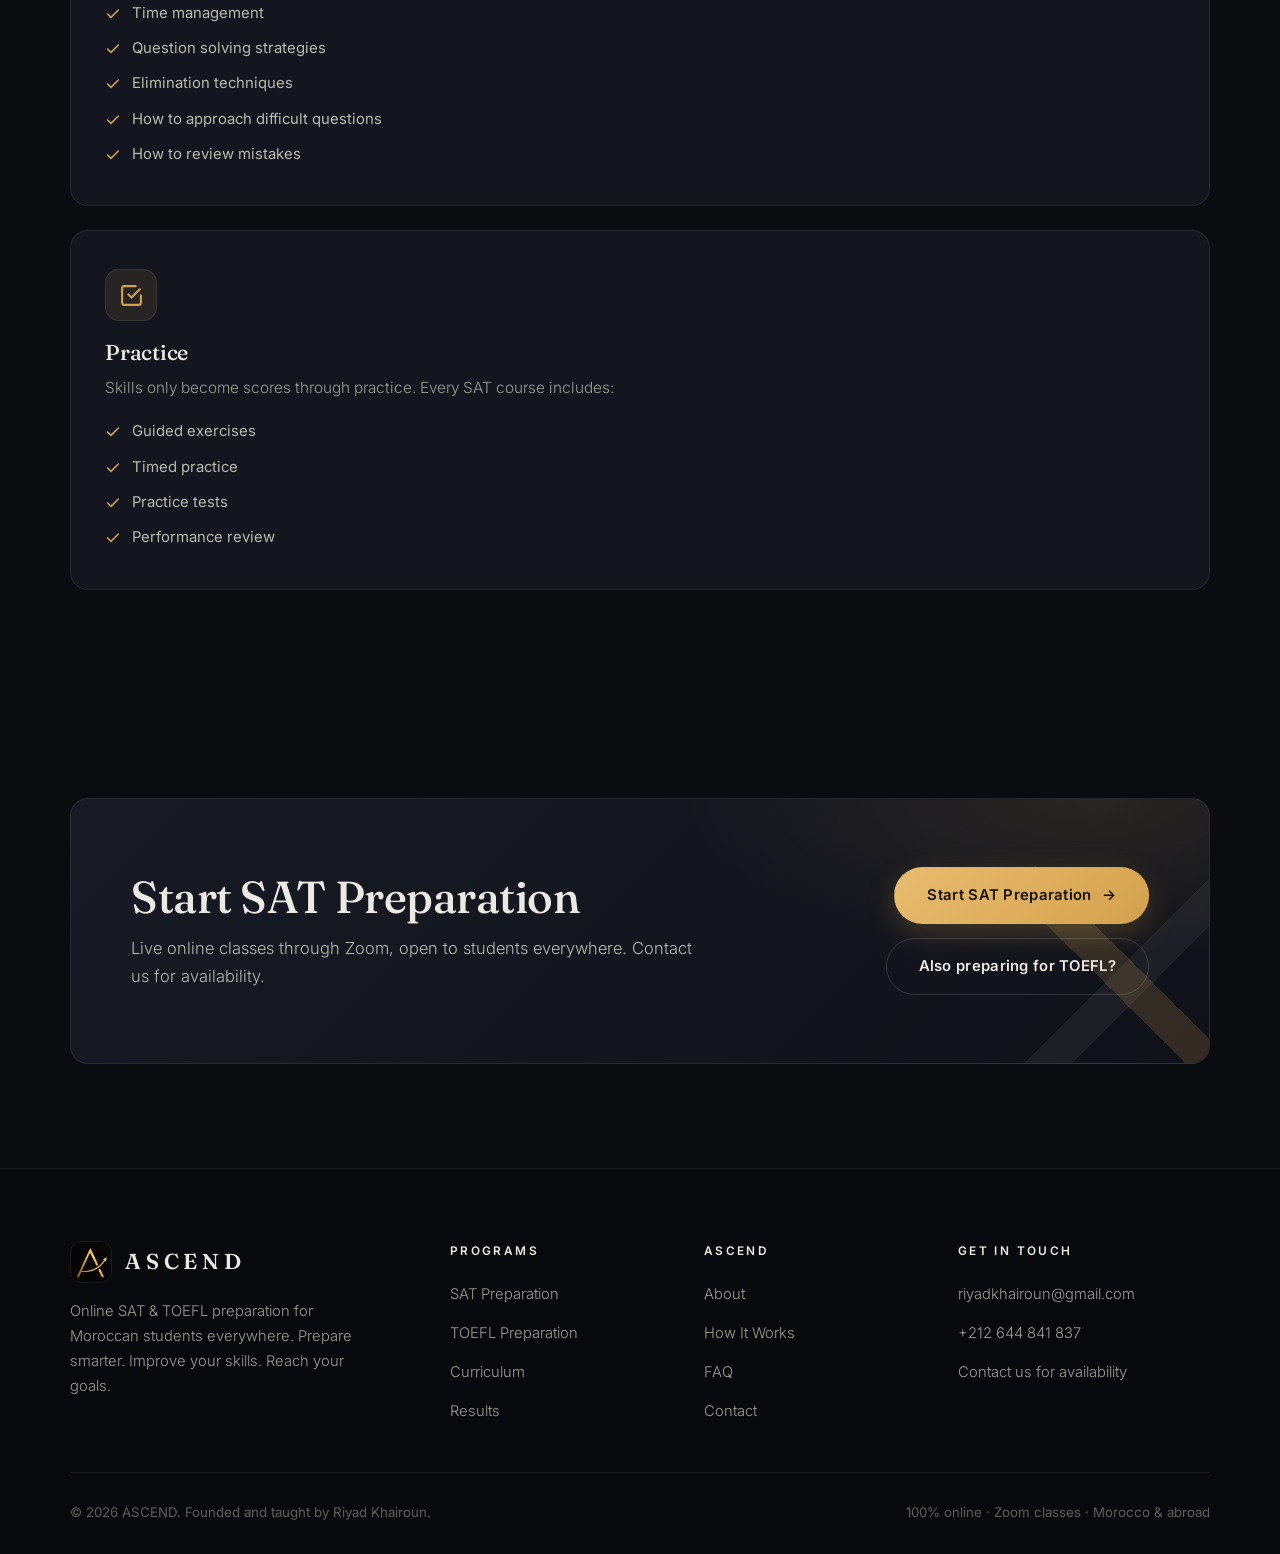
<file: sat.html>
<!DOCTYPE html>
<html lang="en">
<head>
<meta charset="UTF-8">
<meta name="viewport" content="width=device-width, initial-scale=1.0">
<title>SAT Preparation, ASCEND</title>
<meta name="description" content="Master the Digital SAT with ASCEND's structured online preparation: Mathematics, Reading & Writing, strategy, and realistic practice, via Zoom, from Morocco or abroad.">
<link rel="preconnect" href="https://fonts.googleapis.com">
<link rel="preconnect" href="https://fonts.gstatic.com" crossorigin>
<link href="https://fonts.googleapis.com/css2?family=Fraunces:ital,wght@0,500;0,600;0,700;1,600&family=Inter:wght@400;500;600;700&display=swap" rel="stylesheet">
<link rel="stylesheet" href="styles.css">
<link rel="icon" type="image/svg+xml" href='data:image/svg+xml,<svg xmlns="http://www.w3.org/2000/svg" viewBox="0 0 32 32"><rect width="32" height="32" rx="7" fill="%230b0c10"/><path d="M8 24 L16 8 L24 24" fill="none" stroke="%23d4a24e" stroke-width="2.4" stroke-linecap="round" stroke-linejoin="round"/><circle cx="16" cy="5" r="1.8" fill="%23d4a24e"/></svg>'>
</head>
<body>

<header class="site-header">
  <div class="container nav-wrap">
    <a class="brand" href="index.html" aria-label="ASCEND home">
      <img src="logo.png" alt="ASCEND logo">
      ASCEND
    </a>
    <nav class="site-nav" aria-label="Main navigation">
      <a href="index.html">Home</a>
      <a href="sat.html" class="active">SAT</a>
      <a href="toefl.html">TOEFL</a>
      <a href="index.html#how-it-works">How It Works</a>
      <a href="about.html">About</a>
      <a href="faq.html">FAQ</a>
      <a href="contact.html">Contact</a>
      <a href="contact.html" class="btn btn-accent nav-cta">Join ASCEND</a>
    </nav>
    <button class="nav-toggle" aria-label="Toggle menu" aria-expanded="false">
      <span></span><span></span><span></span>
    </button>
  </div>
</header>

<section class="page-hero">
  <div class="container">
    <span class="kicker">SAT Preparation · Digital SAT</span>
    <h1>Master the SAT.</h1>
    <p class="lead">ASCEND prepares students for the <strong>Digital SAT</strong> through structured online lessons covering both test sections, Mathematics and Reading &amp; Writing, along with the strategy and practice needed to perform under real test conditions.</p>
    <div class="hero-actions">
      <a href="contact.html" class="btn btn-primary">Start SAT Preparation <span class="arrow">→</span></a>
      <a href="#sections" class="btn btn-outline">See what's covered</a>
    </div>
  </div>
</section>

<section id="sections">
  <div class="container">
    <div class="section-head reveal">
      <span class="kicker">What we cover</span>
      <h2>Both sections. Full depth.</h2>
      <p class="lead">The Digital SAT tests two areas. ASCEND builds mastery in both, concept by concept.</p>
    </div>
    <div class="detail-grid">
      <article class="detail-card reveal">
        <span class="ic"><svg viewBox="0 0 24 24" fill="none" stroke="#d4a24e" stroke-width="2" stroke-linecap="round" stroke-linejoin="round"><rect x="4" y="2" width="16" height="20" rx="2"/><path d="M8 6h8M8 10h2M12 10h2M16 10h0M8 14h2M12 14h2M16 14h2M8 18h2M12 18h2M16 18h2"/></svg></span>
        <h3>Mathematics</h3>
        <p>From foundations to the hardest questions on the test, with clear explanations and worked examples.</p>
        <ul class="check-list">
          <li><svg viewBox="0 0 24 24" fill="none" stroke="#d4a24e" stroke-width="2.4" stroke-linecap="round"><path d="M20 6L9 17l-5-5"/></svg> Algebra</li>
          <li><svg viewBox="0 0 24 24" fill="none" stroke="#d4a24e" stroke-width="2.4" stroke-linecap="round"><path d="M20 6L9 17l-5-5"/></svg> Advanced Math</li>
          <li><svg viewBox="0 0 24 24" fill="none" stroke="#d4a24e" stroke-width="2.4" stroke-linecap="round"><path d="M20 6L9 17l-5-5"/></svg> Problem Solving</li>
          <li><svg viewBox="0 0 24 24" fill="none" stroke="#d4a24e" stroke-width="2.4" stroke-linecap="round"><path d="M20 6L9 17l-5-5"/></svg> Data Analysis</li>
          <li><svg viewBox="0 0 24 24" fill="none" stroke="#d4a24e" stroke-width="2.4" stroke-linecap="round"><path d="M20 6L9 17l-5-5"/></svg> Geometry &amp; Trigonometry</li>
        </ul>
      </article>
      <article class="detail-card reveal">
        <span class="ic"><svg viewBox="0 0 24 24" fill="none" stroke="#d4a24e" stroke-width="2" stroke-linecap="round" stroke-linejoin="round"><path d="M4 19.5A2.5 2.5 0 0 1 6.5 17H20"/><path d="M6.5 2H20v20H6.5A2.5 2.5 0 0 1 4 19.5v-15A2.5 2.5 0 0 1 6.5 2z"/></svg></span>
        <h3>Reading &amp; Writing</h3>
        <p>Sharpen the reading precision and language command the Digital SAT rewards.</p>
        <ul class="check-list">
          <li><svg viewBox="0 0 24 24" fill="none" stroke="#d4a24e" stroke-width="2.4" stroke-linecap="round"><path d="M20 6L9 17l-5-5"/></svg> Reading comprehension</li>
          <li><svg viewBox="0 0 24 24" fill="none" stroke="#d4a24e" stroke-width="2.4" stroke-linecap="round"><path d="M20 6L9 17l-5-5"/></svg> Vocabulary in context</li>
          <li><svg viewBox="0 0 24 24" fill="none" stroke="#d4a24e" stroke-width="2.4" stroke-linecap="round"><path d="M20 6L9 17l-5-5"/></svg> Grammar</li>
          <li><svg viewBox="0 0 24 24" fill="none" stroke="#d4a24e" stroke-width="2.4" stroke-linecap="round"><path d="M20 6L9 17l-5-5"/></svg> Expression of ideas</li>
          <li><svg viewBox="0 0 24 24" fill="none" stroke="#d4a24e" stroke-width="2.4" stroke-linecap="round"><path d="M20 6L9 17l-5-5"/></svg> Evidence based reasoning</li>
          <li><svg viewBox="0 0 24 24" fill="none" stroke="#d4a24e" stroke-width="2.4" stroke-linecap="round"><path d="M20 6L9 17l-5-5"/></svg> Rhetorical skills</li>
        </ul>
      </article>
      <article class="detail-card wide reveal">
        <span class="ic"><svg viewBox="0 0 24 24" fill="none" stroke="#d4a24e" stroke-width="2" stroke-linecap="round" stroke-linejoin="round"><circle cx="12" cy="12" r="10"/><path d="M12 6v6l4 2"/></svg></span>
        <h3>Strategy</h3>
        <p>Knowing the content is half the test. The other half is knowing how to take it. ASCEND students learn:</p>
        <ul class="check-list two-col-list">
          <li><svg viewBox="0 0 24 24" fill="none" stroke="#d4a24e" stroke-width="2.4" stroke-linecap="round"><path d="M20 6L9 17l-5-5"/></svg> Time management</li>
          <li><svg viewBox="0 0 24 24" fill="none" stroke="#d4a24e" stroke-width="2.4" stroke-linecap="round"><path d="M20 6L9 17l-5-5"/></svg> Question solving strategies</li>
          <li><svg viewBox="0 0 24 24" fill="none" stroke="#d4a24e" stroke-width="2.4" stroke-linecap="round"><path d="M20 6L9 17l-5-5"/></svg> Elimination techniques</li>
          <li><svg viewBox="0 0 24 24" fill="none" stroke="#d4a24e" stroke-width="2.4" stroke-linecap="round"><path d="M20 6L9 17l-5-5"/></svg> How to approach difficult questions</li>
          <li><svg viewBox="0 0 24 24" fill="none" stroke="#d4a24e" stroke-width="2.4" stroke-linecap="round"><path d="M20 6L9 17l-5-5"/></svg> How to review mistakes</li>
        </ul>
      </article>
      <article class="detail-card wide reveal">
        <span class="ic"><svg viewBox="0 0 24 24" fill="none" stroke="#d4a24e" stroke-width="2" stroke-linecap="round" stroke-linejoin="round"><path d="M9 11l3 3 8-8"/><path d="M21 12v7a2 2 0 0 1-2 2H5a2 2 0 0 1-2-2V5a2 2 0 0 1 2-2h11"/></svg></span>
        <h3>Practice</h3>
        <p>Skills only become scores through practice. Every SAT course includes:</p>
        <ul class="check-list two-col-list">
          <li><svg viewBox="0 0 24 24" fill="none" stroke="#d4a24e" stroke-width="2.4" stroke-linecap="round"><path d="M20 6L9 17l-5-5"/></svg> Guided exercises</li>
          <li><svg viewBox="0 0 24 24" fill="none" stroke="#d4a24e" stroke-width="2.4" stroke-linecap="round"><path d="M20 6L9 17l-5-5"/></svg> Timed practice</li>
          <li><svg viewBox="0 0 24 24" fill="none" stroke="#d4a24e" stroke-width="2.4" stroke-linecap="round"><path d="M20 6L9 17l-5-5"/></svg> Practice tests</li>
          <li><svg viewBox="0 0 24 24" fill="none" stroke="#d4a24e" stroke-width="2.4" stroke-linecap="round"><path d="M20 6L9 17l-5-5"/></svg> Performance review</li>
        </ul>
      </article>
    </div>
  </div>
</section>

<section>
  <div class="container">
    <div class="cta-band reveal">
      <div>
        <h2>Start SAT Preparation</h2>
        <p>Live online classes through Zoom, open to students everywhere. Contact us for availability.</p>
      </div>
      <div class="actions">
        <a href="contact.html" class="btn btn-accent">Start SAT Preparation <span class="arrow">→</span></a>
        <a href="toefl.html" class="btn btn-ghost-light">Also preparing for TOEFL?</a>
      </div>
    </div>
  </div>
</section>

<footer class="site-footer">
  <div class="container">
    <div class="footer-grid">
      <div>
        <a class="brand" href="index.html">
          <img src="logo.png" alt="ASCEND logo">
          ASCEND
        </a>
        <p class="tagline">Online SAT &amp; TOEFL preparation for Moroccan students everywhere. Prepare smarter. Improve your skills. Reach your goals.</p>
      </div>
      <div>
        <h4>Programs</h4>
        <ul>
          <li><a href="sat.html">SAT Preparation</a></li>
          <li><a href="toefl.html">TOEFL Preparation</a></li>
          <li><a href="index.html#curriculum">Curriculum</a></li>
          <li><a href="index.html#results">Results</a></li>
        </ul>
      </div>
      <div>
        <h4>ASCEND</h4>
        <ul>
          <li><a href="about.html">About</a></li>
          <li><a href="index.html#how-it-works">How It Works</a></li>
          <li><a href="faq.html">FAQ</a></li>
          <li><a href="contact.html">Contact</a></li>
        </ul>
      </div>
      <div>
        <h4>Get in touch</h4>
        <ul>
          <li><a href="mailto:riyadkhairoun@gmail.com">riyadkhairoun@gmail.com</a></li>
          <li><a href="tel:+212644841837">+212 644 841 837</a></li>
          <li><a href="contact.html">Contact us for availability</a></li>
        </ul>
      </div>
    </div>
    <div class="footer-bottom">
      <span>© 2026 ASCEND. Founded and taught by Riyad Khairoun.</span>
      <span>100% online · Zoom classes · Morocco &amp; abroad</span>
    </div>
  </div>
</footer>

<script src="main.js"></script>
</body>
</html>
</file>
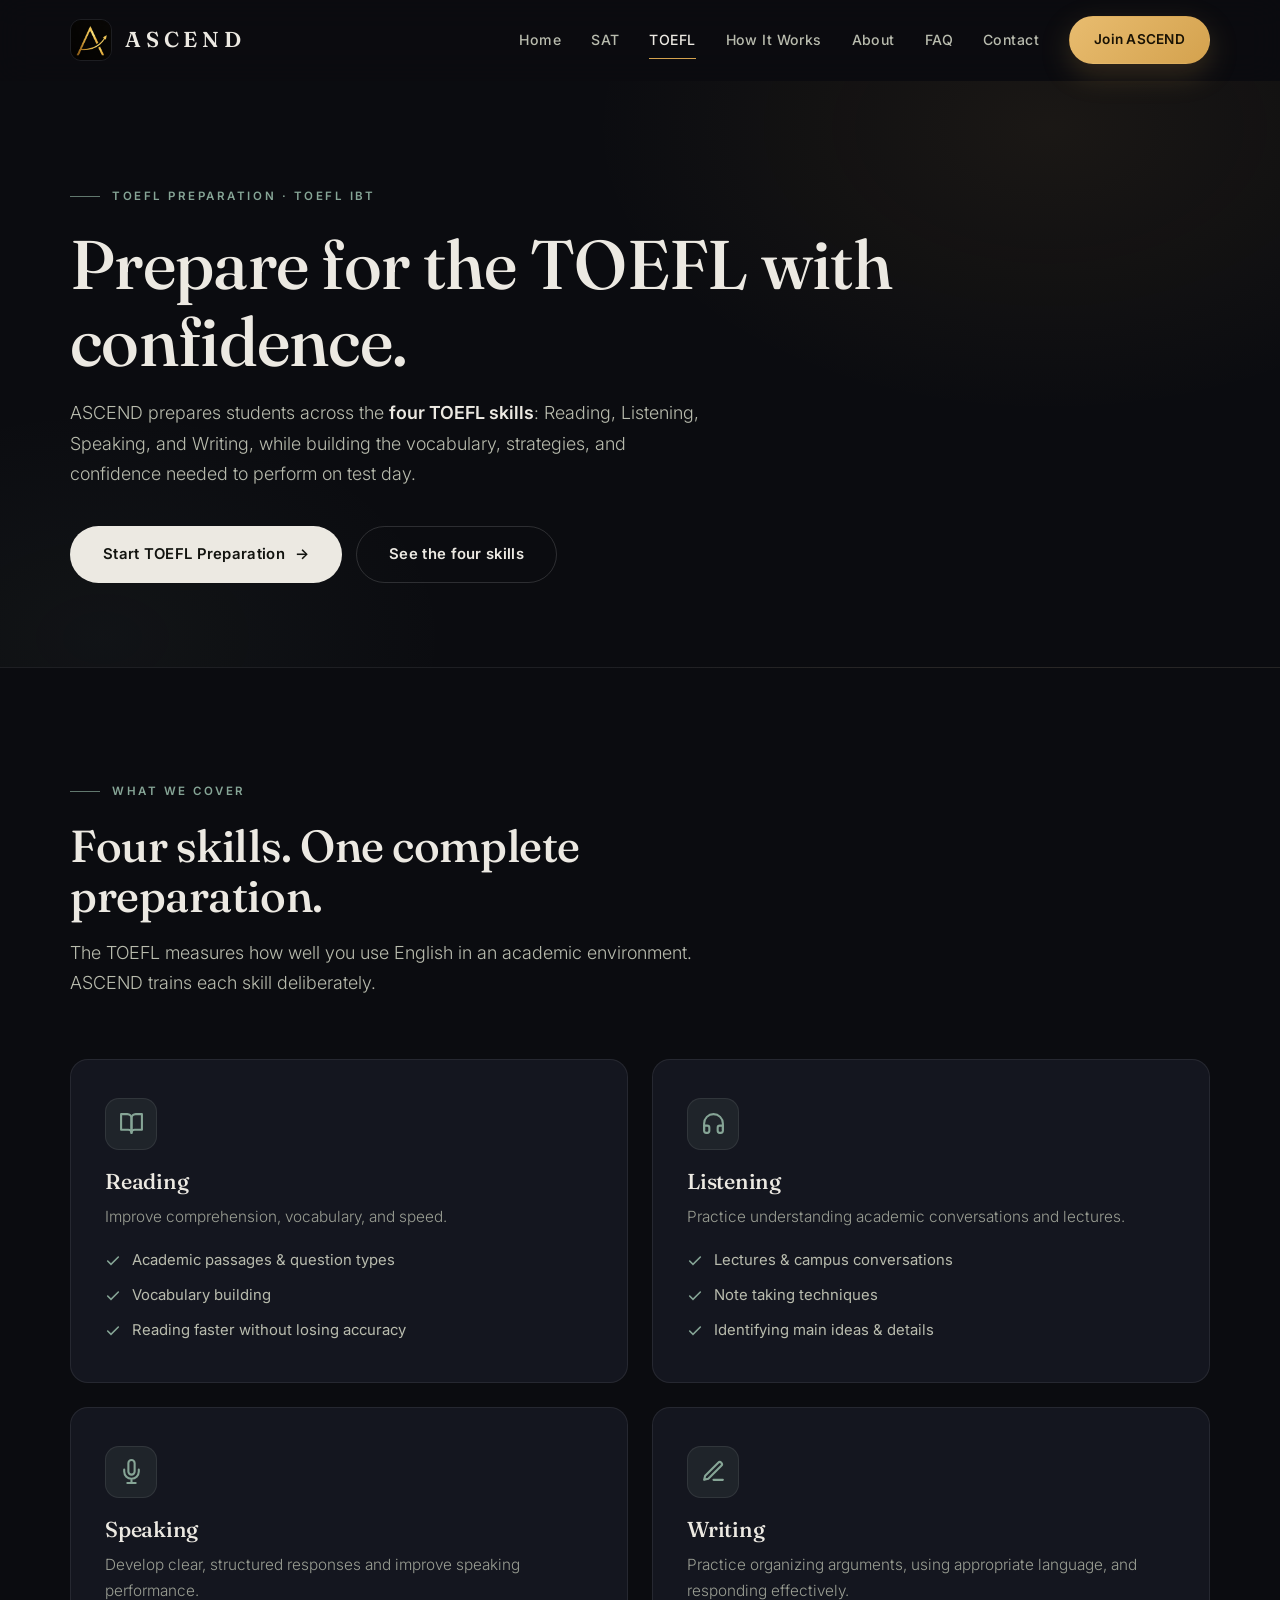
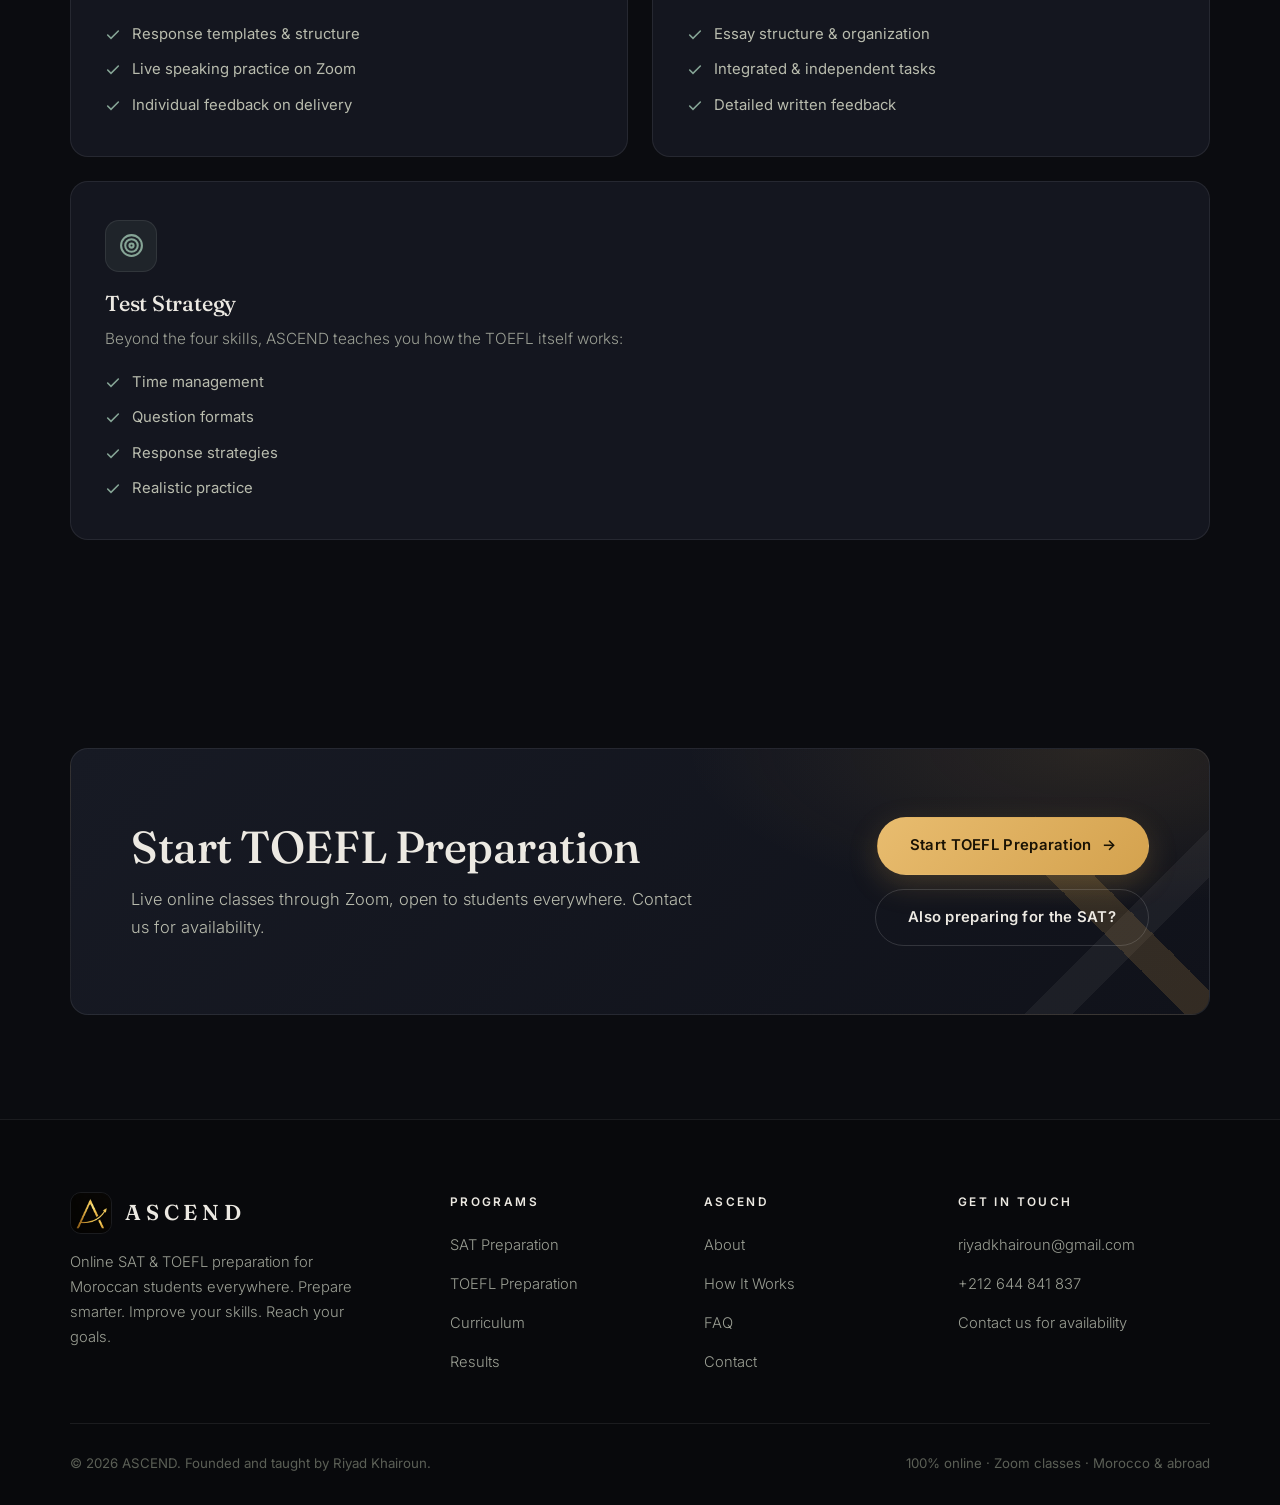
<file: toefl.html>
<!DOCTYPE html>
<html lang="en">
<head>
<meta charset="UTF-8">
<meta name="viewport" content="width=device-width, initial-scale=1.0">
<title>TOEFL Preparation, ASCEND</title>
<meta name="description" content="Prepare for the TOEFL with confidence. ASCEND builds all four TOEFL skills, Reading, Listening, Speaking, Writing, plus test strategy, through live Zoom classes.">
<link rel="preconnect" href="https://fonts.googleapis.com">
<link rel="preconnect" href="https://fonts.gstatic.com" crossorigin>
<link href="https://fonts.googleapis.com/css2?family=Fraunces:ital,wght@0,500;0,600;0,700;1,600&family=Inter:wght@400;500;600;700&display=swap" rel="stylesheet">
<link rel="stylesheet" href="styles.css">
<link rel="icon" type="image/svg+xml" href='data:image/svg+xml,<svg xmlns="http://www.w3.org/2000/svg" viewBox="0 0 32 32"><rect width="32" height="32" rx="7" fill="%230b0c10"/><path d="M8 24 L16 8 L24 24" fill="none" stroke="%23d4a24e" stroke-width="2.4" stroke-linecap="round" stroke-linejoin="round"/><circle cx="16" cy="5" r="1.8" fill="%23d4a24e"/></svg>'>
</head>
<body>

<header class="site-header">
  <div class="container nav-wrap">
    <a class="brand" href="index.html" aria-label="ASCEND home">
      <img src="logo.png" alt="ASCEND logo">
      ASCEND
    </a>
    <nav class="site-nav" aria-label="Main navigation">
      <a href="index.html">Home</a>
      <a href="sat.html">SAT</a>
      <a href="toefl.html" class="active">TOEFL</a>
      <a href="index.html#how-it-works">How It Works</a>
      <a href="about.html">About</a>
      <a href="faq.html">FAQ</a>
      <a href="contact.html">Contact</a>
      <a href="contact.html" class="btn btn-accent nav-cta">Join ASCEND</a>
    </nav>
    <button class="nav-toggle" aria-label="Toggle menu" aria-expanded="false">
      <span></span><span></span><span></span>
    </button>
  </div>
</header>

<section class="page-hero">
  <div class="container">
    <span class="kicker teal">TOEFL Preparation · TOEFL iBT</span>
    <h1>Prepare for the TOEFL with confidence.</h1>
    <p class="lead">ASCEND prepares students across the <strong>four TOEFL skills</strong>: Reading, Listening, Speaking, and Writing, while building the vocabulary, strategies, and confidence needed to perform on test day.</p>
    <div class="hero-actions">
      <a href="contact.html" class="btn btn-primary">Start TOEFL Preparation <span class="arrow">→</span></a>
      <a href="#skills" class="btn btn-outline">See the four skills</a>
    </div>
  </div>
</section>

<section id="skills">
  <div class="container">
    <div class="section-head reveal">
      <span class="kicker teal">What we cover</span>
      <h2>Four skills. One complete preparation.</h2>
      <p class="lead">The TOEFL measures how well you use English in an academic environment. ASCEND trains each skill deliberately.</p>
    </div>
    <div class="detail-grid">
      <article class="detail-card t reveal">
        <span class="ic"><svg viewBox="0 0 24 24" fill="none" stroke="#86a596" stroke-width="2" stroke-linecap="round" stroke-linejoin="round"><path d="M2 3h6a4 4 0 0 1 4 4v14a3 3 0 0 0-3-3H2z"/><path d="M22 3h-6a4 4 0 0 0-4 4v14a3 3 0 0 1 3-3h7z"/></svg></span>
        <h3>Reading</h3>
        <p>Improve comprehension, vocabulary, and speed.</p>
        <ul class="check-list">
          <li><svg viewBox="0 0 24 24" fill="none" stroke="#86a596" stroke-width="2.4" stroke-linecap="round"><path d="M20 6L9 17l-5-5"/></svg> Academic passages &amp; question types</li>
          <li><svg viewBox="0 0 24 24" fill="none" stroke="#86a596" stroke-width="2.4" stroke-linecap="round"><path d="M20 6L9 17l-5-5"/></svg> Vocabulary building</li>
          <li><svg viewBox="0 0 24 24" fill="none" stroke="#86a596" stroke-width="2.4" stroke-linecap="round"><path d="M20 6L9 17l-5-5"/></svg> Reading faster without losing accuracy</li>
        </ul>
      </article>
      <article class="detail-card t reveal">
        <span class="ic"><svg viewBox="0 0 24 24" fill="none" stroke="#86a596" stroke-width="2" stroke-linecap="round" stroke-linejoin="round"><path d="M3 18v-6a9 9 0 0 1 18 0v6"/><path d="M21 19a2 2 0 0 1-2 2h-1a2 2 0 0 1-2-2v-3a2 2 0 0 1 2-2h3zM3 19a2 2 0 0 0 2 2h1a2 2 0 0 0 2-2v-3a2 2 0 0 0-2-2H3z"/></svg></span>
        <h3>Listening</h3>
        <p>Practice understanding academic conversations and lectures.</p>
        <ul class="check-list">
          <li><svg viewBox="0 0 24 24" fill="none" stroke="#86a596" stroke-width="2.4" stroke-linecap="round"><path d="M20 6L9 17l-5-5"/></svg> Lectures &amp; campus conversations</li>
          <li><svg viewBox="0 0 24 24" fill="none" stroke="#86a596" stroke-width="2.4" stroke-linecap="round"><path d="M20 6L9 17l-5-5"/></svg> Note taking techniques</li>
          <li><svg viewBox="0 0 24 24" fill="none" stroke="#86a596" stroke-width="2.4" stroke-linecap="round"><path d="M20 6L9 17l-5-5"/></svg> Identifying main ideas &amp; details</li>
        </ul>
      </article>
      <article class="detail-card t reveal">
        <span class="ic"><svg viewBox="0 0 24 24" fill="none" stroke="#86a596" stroke-width="2" stroke-linecap="round" stroke-linejoin="round"><path d="M12 1a3 3 0 0 0-3 3v8a3 3 0 0 0 6 0V4a3 3 0 0 0-3-3z"/><path d="M19 10v2a7 7 0 0 1-14 0v-2M12 19v4M8 23h8"/></svg></span>
        <h3>Speaking</h3>
        <p>Develop clear, structured responses and improve speaking performance.</p>
        <ul class="check-list">
          <li><svg viewBox="0 0 24 24" fill="none" stroke="#86a596" stroke-width="2.4" stroke-linecap="round"><path d="M20 6L9 17l-5-5"/></svg> Response templates &amp; structure</li>
          <li><svg viewBox="0 0 24 24" fill="none" stroke="#86a596" stroke-width="2.4" stroke-linecap="round"><path d="M20 6L9 17l-5-5"/></svg> Live speaking practice on Zoom</li>
          <li><svg viewBox="0 0 24 24" fill="none" stroke="#86a596" stroke-width="2.4" stroke-linecap="round"><path d="M20 6L9 17l-5-5"/></svg> Individual feedback on delivery</li>
        </ul>
      </article>
      <article class="detail-card t reveal">
        <span class="ic"><svg viewBox="0 0 24 24" fill="none" stroke="#86a596" stroke-width="2" stroke-linecap="round" stroke-linejoin="round"><path d="M12 20h9"/><path d="M16.5 3.5a2.12 2.12 0 0 1 3 3L7 19l-4 1 1-4z"/></svg></span>
        <h3>Writing</h3>
        <p>Practice organizing arguments, using appropriate language, and responding effectively.</p>
        <ul class="check-list">
          <li><svg viewBox="0 0 24 24" fill="none" stroke="#86a596" stroke-width="2.4" stroke-linecap="round"><path d="M20 6L9 17l-5-5"/></svg> Essay structure &amp; organization</li>
          <li><svg viewBox="0 0 24 24" fill="none" stroke="#86a596" stroke-width="2.4" stroke-linecap="round"><path d="M20 6L9 17l-5-5"/></svg> Integrated &amp; independent tasks</li>
          <li><svg viewBox="0 0 24 24" fill="none" stroke="#86a596" stroke-width="2.4" stroke-linecap="round"><path d="M20 6L9 17l-5-5"/></svg> Detailed written feedback</li>
        </ul>
      </article>
      <article class="detail-card t wide reveal">
        <span class="ic"><svg viewBox="0 0 24 24" fill="none" stroke="#86a596" stroke-width="2" stroke-linecap="round" stroke-linejoin="round"><circle cx="12" cy="12" r="10"/><circle cx="12" cy="12" r="6"/><circle cx="12" cy="12" r="2"/></svg></span>
        <h3>Test Strategy</h3>
        <p>Beyond the four skills, ASCEND teaches you how the TOEFL itself works:</p>
        <ul class="check-list two-col-list">
          <li><svg viewBox="0 0 24 24" fill="none" stroke="#86a596" stroke-width="2.4" stroke-linecap="round"><path d="M20 6L9 17l-5-5"/></svg> Time management</li>
          <li><svg viewBox="0 0 24 24" fill="none" stroke="#86a596" stroke-width="2.4" stroke-linecap="round"><path d="M20 6L9 17l-5-5"/></svg> Question formats</li>
          <li><svg viewBox="0 0 24 24" fill="none" stroke="#86a596" stroke-width="2.4" stroke-linecap="round"><path d="M20 6L9 17l-5-5"/></svg> Response strategies</li>
          <li><svg viewBox="0 0 24 24" fill="none" stroke="#86a596" stroke-width="2.4" stroke-linecap="round"><path d="M20 6L9 17l-5-5"/></svg> Realistic practice</li>
        </ul>
      </article>
    </div>
  </div>
</section>

<section>
  <div class="container">
    <div class="cta-band reveal">
      <div>
        <h2>Start TOEFL Preparation</h2>
        <p>Live online classes through Zoom, open to students everywhere. Contact us for availability.</p>
      </div>
      <div class="actions">
        <a href="contact.html" class="btn btn-accent">Start TOEFL Preparation <span class="arrow">→</span></a>
        <a href="sat.html" class="btn btn-ghost-light">Also preparing for the SAT?</a>
      </div>
    </div>
  </div>
</section>

<footer class="site-footer">
  <div class="container">
    <div class="footer-grid">
      <div>
        <a class="brand" href="index.html">
          <img src="logo.png" alt="ASCEND logo">
          ASCEND
        </a>
        <p class="tagline">Online SAT &amp; TOEFL preparation for Moroccan students everywhere. Prepare smarter. Improve your skills. Reach your goals.</p>
      </div>
      <div>
        <h4>Programs</h4>
        <ul>
          <li><a href="sat.html">SAT Preparation</a></li>
          <li><a href="toefl.html">TOEFL Preparation</a></li>
          <li><a href="index.html#curriculum">Curriculum</a></li>
          <li><a href="index.html#results">Results</a></li>
        </ul>
      </div>
      <div>
        <h4>ASCEND</h4>
        <ul>
          <li><a href="about.html">About</a></li>
          <li><a href="index.html#how-it-works">How It Works</a></li>
          <li><a href="faq.html">FAQ</a></li>
          <li><a href="contact.html">Contact</a></li>
        </ul>
      </div>
      <div>
        <h4>Get in touch</h4>
        <ul>
          <li><a href="mailto:riyadkhairoun@gmail.com">riyadkhairoun@gmail.com</a></li>
          <li><a href="tel:+212644841837">+212 644 841 837</a></li>
          <li><a href="contact.html">Contact us for availability</a></li>
        </ul>
      </div>
    </div>
    <div class="footer-bottom">
      <span>© 2026 ASCEND. Founded and taught by Riyad Khairoun.</span>
      <span>100% online · Zoom classes · Morocco &amp; abroad</span>
    </div>
  </div>
</footer>

<script src="main.js"></script>
</body>
</html>
</file>
<file: styles.css>
:root {
  --bg: #0b0c10;              --bg-2: #0e1015;            --surface: #14161f;         --surface-2: #181b26;       --line: rgba(255, 255, 255, 0.08);
  --line-strong: rgba(255, 255, 255, 0.14);
  --text: #ece9e2;            --muted: #9b9f94;           --muted-2: #b9bcae;
  --gold: #d4a24e;            --gold-bright: #e8bc6f;
  --gold-soft: rgba(212, 162, 78, 0.10);
  --gold-line: rgba(212, 162, 78, 0.35);
  --sage: #86a596;            --sage-soft: rgba(134, 165, 150, 0.10);
  --navy: #ece9e2;            --amber: #d4a24e;           --radius: 18px;
  --radius-sm: 12px;
  --shadow: 0 18px 50px rgba(0, 0, 0, 0.45);
  --font-head: "Fraunces", "Georgia", serif;
  --font-body: "Inter", "Segoe UI", -apple-system, sans-serif;
}

* { margin: 0; padding: 0; box-sizing: border-box; }

html { scroll-behavior: smooth; }

body {
  font-family: var(--font-body);
  color: var(--text);
  background: var(--bg);
  line-height: 1.7;
  font-size: 16.5px;
  -webkit-font-smoothing: antialiased;
}

::selection { background: rgba(212, 162, 78, 0.35); }

img, svg { display: block; max-width: 100%; }

a { color: inherit; text-decoration: none; }

.container { width: min(1140px, 92%); margin: 0 auto; }

section { padding: 104px 0; position: relative; }

h1, h2, h3, .display {
  font-family: var(--font-head);
  font-weight: 500;
  line-height: 1.12;
  letter-spacing: -0.01em;
  color: var(--text);
}

h1 { font-size: clamp(2.5rem, 5.6vw, 4.3rem); }
h2 { font-size: clamp(1.9rem, 3.6vw, 2.8rem); }
h3 { font-size: 1.35rem; }

.kicker {
  display: inline-flex;
  align-items: center;
  gap: 12px;
  text-transform: uppercase;
  letter-spacing: 0.22em;
  font-size: 0.72rem;
  font-weight: 600;
  color: var(--gold);
  margin-bottom: 20px;
}
.kicker::before {
  content: "";
  width: 30px; height: 1px;
  background: var(--gold);
  opacity: 0.7;
}
.kicker.teal { color: var(--sage); }
.kicker.teal::before { background: var(--sage); }

.lead {
  font-size: 1.12rem;
  font-weight: 300;
  color: var(--muted-2);
  max-width: 640px;
}
.lead strong { color: var(--text); font-weight: 600; }

.section-head { max-width: 720px; margin-bottom: 60px; }
.section-head.center { margin-inline: auto; text-align: center; }
.section-head.center .kicker { justify-content: center; }
.section-head.center .lead { margin-inline: auto; }
.section-head h2 { margin-bottom: 16px; }

.btn {
  display: inline-flex;
  align-items: center;
  justify-content: center;
  gap: 10px;
  padding: 15px 32px;
  border-radius: 999px;
  font-weight: 600;
  font-size: 0.93rem;
  letter-spacing: 0.02em;
  font-family: var(--font-body);
  border: 1px solid transparent;
  cursor: pointer;
  transition: transform 0.2s ease, box-shadow 0.2s ease, background 0.2s ease, color 0.2s ease, border-color 0.2s ease;
}
.btn:hover { transform: translateY(-2px); }
.btn-primary {
  background: var(--text);
  color: #12130f;
}
.btn-primary:hover { background: #fff; box-shadow: 0 12px 34px rgba(236, 233, 226, 0.14); }
.btn-accent {
  background: linear-gradient(135deg, var(--gold-bright), var(--gold));
  color: #191204;
  box-shadow: 0 10px 30px rgba(212, 162, 78, 0.22);
}
.btn-accent:hover { box-shadow: 0 14px 40px rgba(212, 162, 78, 0.32); }
.btn-outline {
  border-color: var(--line-strong);
  color: var(--text);
  background: transparent;
}
.btn-outline:hover { border-color: var(--gold); color: var(--gold-bright); }
.btn-light { background: var(--text); color: #12130f; }
.btn-ghost-light {
  border-color: var(--line-strong);
  color: var(--text);
}
.btn-ghost-light:hover { border-color: var(--gold); color: var(--gold-bright); }
.btn .arrow { transition: transform 0.2s ease; }
.btn:hover .arrow { transform: translateX(4px); }

.site-header {
  position: sticky;
  top: 0;
  z-index: 100;
  background: rgba(11, 12, 16, 0.82);
  backdrop-filter: blur(16px);
  -webkit-backdrop-filter: blur(16px);
  border-bottom: 1px solid transparent;
  transition: border-color 0.25s ease;
}
.site-header.scrolled { border-bottom-color: var(--line); }
.nav-wrap {
  display: flex;
  align-items: center;
  justify-content: space-between;
  height: 80px;
  gap: 24px;
}
.brand {
  display: flex;
  align-items: center;
  gap: 13px;
  font-family: var(--font-head);
  font-weight: 600;
  font-size: 1.35rem;
  letter-spacing: 0.22em;
  color: var(--text);
}
.brand img, .brand svg {
  width: 42px; height: 42px;
  border-radius: 11px;
  object-fit: cover;
  border: 1px solid var(--line);
}
.site-nav { display: flex; align-items: center; gap: 30px; }
.site-nav a:not(.btn) {
  font-size: 0.88rem;
  font-weight: 500;
  letter-spacing: 0.03em;
  color: var(--muted-2);
  position: relative;
  padding: 4px 0;
  transition: color 0.2s ease;
}
.site-nav a:not(.btn):hover { color: var(--text); }
.site-nav a:not(.btn)::after {
  content: "";
  position: absolute;
  left: 0; bottom: -3px;
  width: 0; height: 1px;
  background: var(--gold);
  transition: width 0.25s ease;
}
.site-nav a:not(.btn):hover::after,
.site-nav a.active::after { width: 100%; }
.site-nav a.active { color: var(--text); }
.nav-cta { padding: 11px 24px !important; font-size: 0.85rem !important; }

.nav-toggle { display: none; background: none; border: none; cursor: pointer; padding: 8px; }
.nav-toggle span {
  display: block;
  width: 24px; height: 2px;
  background: var(--text);
  border-radius: 2px;
  margin: 6px 0;
  transition: transform 0.25s ease, opacity 0.25s ease;
}
.nav-toggle.open span:nth-child(1) { transform: translateY(8px) rotate(45deg); }
.nav-toggle.open span:nth-child(2) { opacity: 0; }
.nav-toggle.open span:nth-child(3) { transform: translateY(-8px) rotate(-45deg); }

.hero {
  padding: 110px 0 120px;
  overflow: hidden;
  background:
    radial-gradient(ellipse 55% 60% at 78% 12%, rgba(212, 162, 78, 0.09), transparent 65%),
    radial-gradient(ellipse 40% 50% at 8% 90%, rgba(134, 165, 150, 0.06), transparent 60%);
}
.hero .container {
  display: grid;
  grid-template-columns: 1.05fr 0.95fr;
  gap: 64px;
  align-items: center;
}
.hero-badge {
  display: inline-flex;
  align-items: center;
  gap: 10px;
  background: var(--gold-soft);
  border: 1px solid var(--gold-line);
  color: var(--gold-bright);
  font-size: 0.78rem;
  font-weight: 600;
  letter-spacing: 0.06em;
  padding: 8px 18px;
  border-radius: 999px;
  margin-bottom: 30px;
}
.hero-badge .dot {
  width: 7px; height: 7px;
  border-radius: 50%;
  background: var(--gold);
  animation: pulse 2.2s infinite;
}
@keyframes pulse {
  0%, 100% { box-shadow: 0 0 0 0 rgba(212, 162, 78, 0.45); }
  50% { box-shadow: 0 0 0 7px rgba(212, 162, 78, 0); }
}
.hero h1 { margin-bottom: 14px; }
.hero h1 .accent {
  font-style: italic;
  background: linear-gradient(120deg, var(--gold-bright), var(--gold));
  -webkit-background-clip: text;
  background-clip: text;
  color: transparent;
}
.hero .sub-heading {
  font-size: 1.15rem;
  font-weight: 500;
  letter-spacing: 0.01em;
  color: var(--text);
  margin-bottom: 18px;
}
.hero .lead { margin-bottom: 40px; }
.hero-actions { display: flex; gap: 14px; flex-wrap: wrap; margin-bottom: 44px; }
.hero-meta {
  display: flex;
  gap: 28px;
  flex-wrap: wrap;
  color: var(--muted);
  font-size: 0.88rem;
  font-weight: 500;
}
.hero-meta span { display: inline-flex; align-items: center; gap: 9px; }
.hero-meta svg { width: 16px; height: 16px; stroke: var(--gold); }

.hero-art { position: relative; }
.hero-art svg { width: 100%; height: auto; }

.page-hero {
  padding: 96px 0 84px;
  background:
    radial-gradient(ellipse 55% 75% at 82% 8%, rgba(212, 162, 78, 0.08), transparent 65%),
    radial-gradient(ellipse 45% 65% at 8% 95%, rgba(134, 165, 150, 0.05), transparent 60%);
  border-bottom: 1px solid var(--line);
}
.page-hero .lead { margin-top: 18px; }
.page-hero .hero-actions { margin-top: 36px; margin-bottom: 0; }

.intro { padding: 96px 0; }
.intro .container {
  display: grid;
  grid-template-columns: 1fr 1fr;
  gap: 64px;
  align-items: center;
}
.intro-points { display: grid; gap: 14px; }
.intro-point {
  display: flex;
  gap: 16px;
  align-items: flex-start;
  background: var(--surface);
  border: 1px solid var(--line);
  border-radius: var(--radius-sm);
  padding: 20px 22px;
  transition: border-color 0.25s ease, transform 0.25s ease;
}
.intro-point:hover { border-color: var(--gold-line); transform: translateX(4px); }
.intro-point .ic {
  flex: none;
  width: 40px; height: 40px;
  border-radius: 10px;
  display: grid; place-items: center;
  background: var(--gold-soft);
  border: 1px solid var(--line);
}
.intro-point:nth-child(2) .ic { background: var(--sage-soft); }
.intro-point:nth-child(3) .ic { background: rgba(159, 176, 208, 0.08); }
.intro-point .ic svg { width: 20px; height: 20px; }
.intro-point strong { display: block; font-size: 0.97rem; color: var(--text); }
.intro-point p { font-size: 0.89rem; color: var(--muted); }

.programs { background: var(--bg-2); border-block: 1px solid var(--line); }
.program-grid { display: grid; grid-template-columns: 1fr 1fr; gap: 28px; }
.program-card {
  background: var(--surface);
  border: 1px solid var(--line);
  border-radius: var(--radius);
  padding: 44px 40px;
  display: flex;
  flex-direction: column;
  position: relative;
  overflow: hidden;
  transition: transform 0.25s ease, border-color 0.25s ease, box-shadow 0.25s ease;
}
.program-card:hover {
  transform: translateY(-6px);
  border-color: var(--gold-line);
  box-shadow: var(--shadow);
}
.program-card::before {
  content: "";
  position: absolute;
  inset: 0 0 auto 0;
  height: 2px;
  background: linear-gradient(90deg, var(--gold), transparent 70%);
}
.program-card.toefl::before { background: linear-gradient(90deg, var(--sage), transparent 70%); }
.program-card.toefl:hover { border-color: rgba(134, 165, 150, 0.4); }
.program-tag {
  display: inline-block;
  font-size: 0.7rem;
  font-weight: 600;
  letter-spacing: 0.2em;
  text-transform: uppercase;
  color: var(--gold);
  margin-bottom: 16px;
}
.program-card.toefl .program-tag { color: var(--sage); }
.program-card h3 { font-size: 1.75rem; margin-bottom: 14px; }
.program-card > p { color: var(--muted-2); font-weight: 300; margin-bottom: 26px; }
.program-list {
  list-style: none;
  display: grid;
  grid-template-columns: 1fr 1fr;
  gap: 11px 18px;
  margin-bottom: 36px;
}
.program-list li {
  display: flex;
  align-items: center;
  gap: 10px;
  font-size: 0.9rem;
  font-weight: 400;
  color: var(--muted-2);
}
.program-list li::before {
  content: "";
  flex: none;
  width: 6px; height: 6px;
  border-radius: 1.5px;
  background: var(--gold);
  transform: rotate(45deg);
  opacity: 0.85;
}
.program-card.toefl .program-list li::before { background: var(--sage); }
.program-card .btn { margin-top: auto; align-self: flex-start; }

.method {
  background:
    radial-gradient(ellipse 50% 65% at 88% 0%, rgba(212, 162, 78, 0.10), transparent 60%),
    radial-gradient(ellipse 45% 55% at 4% 100%, rgba(134, 165, 150, 0.07), transparent 60%),
    var(--bg-2);
  border-block: 1px solid var(--line);
  overflow: hidden;
}
.method .lead { color: var(--muted); }
.method-steps {
  display: grid;
  grid-template-columns: repeat(4, 1fr);
  gap: 20px;
  align-items: end;
  position: relative;
}
.method-step {
  background: rgba(255, 255, 255, 0.025);
  border: 1px solid var(--line);
  border-radius: var(--radius-sm);
  padding: 30px 26px;
  backdrop-filter: blur(4px);
  transition: transform 0.25s ease, border-color 0.25s ease, background 0.25s ease;
}
.method-step:hover {
  transform: translateY(-6px);
  border-color: var(--gold-line);
  background: rgba(255, 255, 255, 0.045);
}
.method-step .num {
  font-family: var(--font-head);
  font-size: 2.1rem;
  font-weight: 600;
  font-style: italic;
  color: var(--gold);
  display: block;
  margin-bottom: 10px;
}
.method-step h3 { margin-bottom: 8px; font-size: 1.25rem; }
.method-step p { font-size: 0.91rem; color: var(--muted); }

.how-steps {
  display: grid;
  grid-template-columns: repeat(4, 1fr);
  gap: 22px;
}
.how-step {
  background: var(--surface);
  border: 1px solid var(--line);
  border-radius: var(--radius-sm);
  padding: 32px 28px;
  transition: border-color 0.25s ease, transform 0.25s ease;
}
.how-step:hover { border-color: var(--gold-line); transform: translateY(-4px); }
.how-step .num {
  display: inline-grid;
  place-items: center;
  width: 46px; height: 46px;
  border-radius: 50%;
  border: 1px solid var(--gold-line);
  background: var(--gold-soft);
  color: var(--gold-bright);
  font-family: var(--font-head);
  font-weight: 600;
  font-size: 1.05rem;
  margin-bottom: 18px;
}
.how-step p { font-weight: 500; font-size: 1rem; color: var(--text); }
.how-step small { display: block; margin-top: 7px; color: var(--muted); font-weight: 300; font-size: 0.87rem; }
.how-badges { display: flex; justify-content: center; gap: 14px; flex-wrap: wrap; margin-top: 52px; }
.pill {
  display: inline-flex;
  align-items: center;
  gap: 9px;
  background: var(--surface);
  border: 1px solid var(--line);
  padding: 11px 22px;
  border-radius: 999px;
  font-weight: 500;
  font-size: 0.88rem;
  color: var(--muted-2);
}
.pill svg { width: 16px; height: 16px; }
.how-note { text-align: center; margin-top: 32px; color: var(--muted); font-size: 0.97rem; }
.how-note a {
  color: var(--text);
  font-weight: 600;
  border-bottom: 1px solid var(--gold);
  padding-bottom: 2px;
  transition: color 0.2s ease;
}
.how-note a:hover { color: var(--gold-bright); }

.curriculum { background: var(--bg-2); border-block: 1px solid var(--line); }
.curriculum-grid {
  display: grid;
  grid-template-columns: 0.9fr 1.1fr;
  gap: 72px;
  align-items: start;
}
.curriculum-side { position: sticky; top: 120px; }
.curriculum-side ul { list-style: none; margin-top: 26px; display: grid; gap: 12px; }
.curriculum-side li {
  display: flex; gap: 12px; align-items: center;
  font-weight: 400; font-size: 0.96rem; color: var(--muted-2);
}
.curriculum-side li svg { width: 17px; height: 17px; flex: none; }
.timeline { position: relative; padding-left: 36px; }
.timeline::before {
  content: "";
  position: absolute;
  left: 10px; top: 8px; bottom: 8px;
  width: 1px;
  background: linear-gradient(to bottom, var(--gold), var(--sage));
  opacity: 0.5;
}
.timeline-item { position: relative; padding-bottom: 38px; }
.timeline-item:last-child { padding-bottom: 0; }
.timeline-item::before {
  content: "";
  position: absolute;
  left: -31px; top: 7px;
  width: 11px; height: 11px;
  border-radius: 50%;
  background: var(--bg-2);
  border: 2px solid var(--gold);
}
.timeline-item:nth-child(even)::before { border-color: var(--sage); }
.timeline-item .phase {
  font-size: 0.7rem;
  font-weight: 600;
  letter-spacing: 0.2em;
  text-transform: uppercase;
  color: var(--gold);
}
.timeline-item:nth-child(even) .phase { color: var(--sage); }
.timeline-item h3 { margin: 5px 0 7px; font-size: 1.2rem; }
.timeline-item p { color: var(--muted); font-size: 0.94rem; font-weight: 300; margin-bottom: 10px; }
.timeline-item .tags { display: flex; flex-wrap: wrap; gap: 7px; }
.timeline-item .tags span {
  font-size: 0.76rem;
  font-weight: 500;
  background: var(--surface);
  border: 1px solid var(--line);
  padding: 4px 12px;
  border-radius: 999px;
  color: var(--muted-2);
}

.results-grid { display: grid; grid-template-columns: 1fr 1fr; gap: 26px; }
.result-card {
  background: var(--surface);
  border: 1px solid var(--line);
  border-radius: var(--radius);
  padding: 36px 34px;
  transition: border-color 0.25s ease, transform 0.25s ease;
}
.result-card:hover { border-color: var(--gold-line); transform: translateY(-4px); }
.result-card.toefl:hover { border-color: rgba(134, 165, 150, 0.4); }
.result-card .test-name {
  display: inline-block;
  font-family: var(--font-head);
  font-weight: 600;
  font-size: 1.3rem;
}
.result-card .test-scale { color: var(--muted); font-size: 0.82rem; margin-bottom: 26px; }
.score-row {
  display: grid;
  grid-template-columns: 1fr 1fr 1fr;
  gap: 12px;
  text-align: center;
  margin-bottom: 22px;
}
.score-box {
  background: var(--bg-2);
  border: 1px solid var(--line);
  border-radius: var(--radius-sm);
  padding: 18px 8px 14px;
}
.score-box .label {
  display: block;
  font-size: 0.66rem;
  font-weight: 600;
  letter-spacing: 0.18em;
  text-transform: uppercase;
  color: var(--muted);
  margin-bottom: 2px;
}
.score-box .value {
  font-family: var(--font-head);
  font-weight: 600;
  font-size: 1.75rem;
  color: var(--text);
}
.score-box.gain { background: var(--gold-soft); border-color: var(--gold-line); }
.score-box.gain .value { color: var(--gold-bright); }
.result-card.toefl .score-box.gain { background: var(--sage-soft); border-color: rgba(134, 165, 150, 0.4); }
.result-card.toefl .score-box.gain .value { color: var(--sage); }
.score-bar {
  height: 8px;
  border-radius: 999px;
  background: var(--bg-2);
  border: 1px solid var(--line);
  overflow: hidden;
  margin-bottom: 12px;
}
.score-bar .fill {
  height: 100%;
  width: 0;
  border-radius: 999px;
  background: linear-gradient(90deg, rgba(212,162,78,0.5), var(--gold-bright));
  transition: width 1.3s cubic-bezier(0.22, 1, 0.36, 1);
}
.result-card.toefl .score-bar .fill { background: linear-gradient(90deg, rgba(134,165,150,0.5), var(--sage)); }
.result-card .student { font-size: 0.86rem; color: var(--muted); }
.results-note {
  margin-top: 40px;
  text-align: center;
  color: var(--muted);
  font-size: 0.94rem;
  max-width: 620px;
  margin-inline: auto;
}

.detail-grid { display: grid; grid-template-columns: 1fr 1fr; gap: 24px; }
.detail-card {
  background: var(--surface);
  border: 1px solid var(--line);
  border-radius: var(--radius);
  padding: 38px 34px;
  transition: transform 0.22s ease, border-color 0.22s ease;
}
.detail-card:hover { transform: translateY(-4px); border-color: var(--gold-line); }
.detail-card.t:hover { border-color: rgba(134, 165, 150, 0.4); }
.detail-card .ic {
  width: 52px; height: 52px;
  border-radius: 14px;
  display: grid; place-items: center;
  margin-bottom: 20px;
  background: var(--gold-soft);
  border: 1px solid var(--line);
}
.detail-card.t .ic { background: var(--sage-soft); }
.detail-card .ic svg { width: 25px; height: 25px; }
.detail-card h3 { margin-bottom: 10px; }
.detail-card > p { color: var(--muted); font-weight: 300; font-size: 0.96rem; margin-bottom: 18px; }
.check-list { list-style: none; display: grid; gap: 10px; }
.check-list li {
  display: flex;
  gap: 11px;
  align-items: flex-start;
  font-size: 0.93rem;
  font-weight: 400;
  color: var(--muted-2);
}
.check-list li svg { width: 16px; height: 16px; flex: none; margin-top: 5px; }
.wide { grid-column: 1 / -1; }
.two-col-list { columns: 2; column-gap: 40px; }
@media (max-width: 700px) { .two-col-list { columns: 1; } }

.cta-band {
  background:
    radial-gradient(ellipse 60% 100% at 90% 0%, rgba(212, 162, 78, 0.12), transparent 60%),
    linear-gradient(135deg, #171a24 0%, #10121a 100%);
  border: 1px solid var(--line);
  border-radius: var(--radius);
  padding: 68px 60px;
  display: grid;
  grid-template-columns: 1.4fr 1fr;
  gap: 40px;
  align-items: center;
  position: relative;
  overflow: hidden;
}
.cta-band::after {
  content: "";
  position: absolute;
  right: -70px; bottom: -70px;
  width: 300px; height: 300px;
  background:
    linear-gradient(45deg, transparent 46%, rgba(212,162,78,0.18) 46%, rgba(212,162,78,0.18) 54%, transparent 54%),
    linear-gradient(-45deg, transparent 46%, rgba(255,255,255,0.05) 46%, rgba(255,255,255,0.05) 54%, transparent 54%);
  border-radius: 50%;
  pointer-events: none;
}
.cta-band h2 { margin-bottom: 12px; }
.cta-band p { color: var(--muted-2); font-weight: 300; }
.cta-band .actions { display: flex; gap: 14px; flex-wrap: wrap; justify-content: flex-end; position: relative; z-index: 1; }

.faq-list { max-width: 780px; margin: 0 auto; display: grid; gap: 12px; }
details.faq-item {
  background: var(--surface);
  border: 1px solid var(--line);
  border-radius: var(--radius-sm);
  overflow: hidden;
  transition: border-color 0.25s ease;
}
details.faq-item[open] { border-color: var(--gold-line); }
details.faq-item summary {
  cursor: pointer;
  list-style: none;
  display: flex;
  justify-content: space-between;
  align-items: center;
  gap: 16px;
  padding: 22px 26px;
  font-weight: 500;
  font-size: 1.01rem;
  color: var(--text);
}
details.faq-item summary::-webkit-details-marker { display: none; }
details.faq-item summary::after {
  content: "+";
  font-family: var(--font-head);
  font-size: 1.5rem;
  font-weight: 400;
  color: var(--gold);
  transition: transform 0.25s ease;
  flex: none;
}
details.faq-item[open] summary::after { transform: rotate(45deg); }
details.faq-item .answer {
  padding: 0 26px 24px;
  color: var(--muted);
  font-weight: 300;
  font-size: 0.96rem;
}
details.faq-item .answer a { color: var(--text) !important; border-bottom: 1px solid var(--gold); }

.values-grid { display: grid; grid-template-columns: repeat(3, 1fr); gap: 22px; }
.value-card {
  background: var(--surface);
  border: 1px solid var(--line);
  border-radius: var(--radius-sm);
  padding: 32px 28px;
  transition: border-color 0.25s ease, transform 0.25s ease;
}
.value-card:hover { border-color: var(--gold-line); transform: translateY(-4px); }
.value-card .ic {
  width: 46px; height: 46px;
  border-radius: 12px;
  display: grid; place-items: center;
  background: var(--gold-soft);
  border: 1px solid var(--line);
  margin-bottom: 18px;
}
.value-card:nth-child(2) .ic { background: var(--sage-soft); }
.value-card:nth-child(3) .ic { background: rgba(159, 176, 208, 0.08); }
.value-card .ic svg { width: 23px; height: 23px; }
.value-card h3 { font-size: 1.15rem; margin-bottom: 8px; }
.value-card p { color: var(--muted); font-weight: 300; font-size: 0.93rem; }
.about-story {
  display: grid;
  grid-template-columns: 1.1fr 0.9fr;
  gap: 64px;
  align-items: center;
}
.about-story .lead { margin-bottom: 20px; }
.about-story p + p { margin-top: 15px; color: var(--muted); font-weight: 300; }

.contact-grid {
  display: grid;
  grid-template-columns: 0.9fr 1.1fr;
  gap: 56px;
  align-items: start;
}
.contact-info .item {
  display: flex;
  gap: 18px;
  align-items: flex-start;
  padding: 22px 0;
  border-bottom: 1px solid var(--line);
}
.contact-info .item:last-child { border-bottom: none; }
.contact-info .ic {
  flex: none;
  width: 46px; height: 46px;
  border-radius: 12px;
  background: var(--gold-soft);
  border: 1px solid var(--line);
  display: grid; place-items: center;
}
.contact-info .ic svg { width: 22px; height: 22px; }
.contact-info strong { display: block; margin-bottom: 3px; color: var(--text); }
.contact-info p { color: var(--muted); font-weight: 300; font-size: 0.94rem; }
.contact-info p a { color: var(--muted-2); border-bottom: 1px solid var(--gold-line); transition: color 0.2s ease; }
.contact-info p a:hover { color: var(--gold-bright); }
.contact-form {
  background: var(--surface);
  border: 1px solid var(--line);
  border-radius: var(--radius);
  padding: 42px 40px;
}
.form-row { display: grid; grid-template-columns: 1fr 1fr; gap: 16px; }
.field { margin-bottom: 18px; }
.field label {
  display: block;
  font-weight: 500;
  font-size: 0.85rem;
  color: var(--muted-2);
  margin-bottom: 8px;
}
.field input, .field select, .field textarea {
  width: 100%;
  padding: 14px 17px;
  border: 1px solid var(--line-strong);
  border-radius: 10px;
  font-family: var(--font-body);
  font-size: 0.95rem;
  background: var(--bg-2);
  color: var(--text);
  transition: border-color 0.2s ease, box-shadow 0.2s ease;
}
.field input::placeholder, .field textarea::placeholder { color: #5b5f56; }
.field select option { background: var(--bg-2); }
.field input:focus, .field select:focus, .field textarea:focus {
  outline: none;
  border-color: var(--gold);
  box-shadow: 0 0 0 3px rgba(212, 162, 78, 0.14);
}
.field textarea { resize: vertical; min-height: 130px; }
.form-note { font-size: 0.84rem; color: var(--muted); margin-top: 16px; }

.site-footer {
  background: #08090c;
  border-top: 1px solid var(--line);
  color: var(--muted);
  padding: 72px 0 30px;
}
.footer-grid {
  display: grid;
  grid-template-columns: 1.6fr 1fr 1fr 1.2fr;
  gap: 44px;
  padding-bottom: 48px;
  border-bottom: 1px solid var(--line);
}
.site-footer .brand { color: var(--text); margin-bottom: 16px; }
.site-footer .tagline { font-size: 0.92rem; font-weight: 300; max-width: 300px; }
.site-footer h4 {
  color: var(--text);
  font-size: 0.74rem;
  font-weight: 600;
  letter-spacing: 0.2em;
  text-transform: uppercase;
  margin-bottom: 18px;
}
.site-footer ul { list-style: none; display: grid; gap: 11px; }
.site-footer ul a { font-size: 0.92rem; font-weight: 300; transition: color 0.2s ease; }
.site-footer ul a:hover { color: var(--gold-bright); }
.footer-bottom {
  display: flex;
  justify-content: space-between;
  gap: 16px;
  flex-wrap: wrap;
  padding-top: 28px;
  font-size: 0.83rem;
  color: #5b5f56;
}

.reveal {
  opacity: 0;
  transform: translateY(26px);
  transition: opacity 0.8s ease, transform 0.8s ease;
}
.reveal.visible { opacity: 1; transform: none; }
@media (prefers-reduced-motion: reduce) {
  .reveal { opacity: 1; transform: none; transition: none; }
  html { scroll-behavior: auto; }
}

@media (max-width: 1020px) {
  .site-nav { gap: 18px; }
}
@media (max-width: 940px) {
  .nav-toggle { display: block; }
  .site-nav {
    position: fixed;
    top: 80px;
    left: 0; right: 0;
    background: rgba(11, 12, 16, 0.98);
    border-bottom: 1px solid var(--line);
    flex-direction: column;
    align-items: stretch;
    padding: 22px 6%;
    gap: 4px;
    transform: translateY(-12px);
    opacity: 0;
    pointer-events: none;
    transition: transform 0.25s ease, opacity 0.25s ease;
  }
  .site-nav.open { transform: none; opacity: 1; pointer-events: auto; }
  .site-nav a:not(.btn) { padding: 13px 4px; font-size: 1rem; border-bottom: 1px solid var(--line); color: var(--text); }
  .site-nav a:not(.btn)::after { display: none; }
  .nav-cta { margin-top: 16px; justify-content: center; }
  .hero .container { grid-template-columns: 1fr; gap: 48px; }
  .hero-art { max-width: 480px; margin: 0 auto; }
  .intro .container, .curriculum-grid, .about-story, .contact-grid { grid-template-columns: 1fr; }
  .curriculum-side { position: static; }
  .method-steps, .how-steps { grid-template-columns: 1fr 1fr; }
  .cta-band { grid-template-columns: 1fr; padding: 52px 38px; }
  .cta-band .actions { justify-content: flex-start; }
  .values-grid { grid-template-columns: 1fr 1fr; }
  .footer-grid { grid-template-columns: 1fr 1fr; }
}
@media (max-width: 640px) {
  section { padding: 72px 0; }
  .program-grid, .results-grid, .detail-grid,
  .method-steps, .how-steps, .values-grid { grid-template-columns: 1fr; }
  .program-list { grid-template-columns: 1fr; }
  .form-row { grid-template-columns: 1fr; }
  .footer-grid { grid-template-columns: 1fr; }
  .hero { padding: 68px 0 76px; }
}

body { opacity: 0; }
body.ready { opacity: 1; transition: opacity 0.5s ease; }
body.leaving { opacity: 0; transition: opacity 0.3s ease; }
.hero-photo, .about-photo {
  width: 100%;
  border-radius: var(--radius);
  border: 1px solid var(--line);
  box-shadow: var(--shadow);
  object-fit: cover;
}
.hero-photo { aspect-ratio: 4 / 4.4; }
.about-photo { aspect-ratio: 4 / 3.4; }
.hero-art::after {
  content: "";
  position: absolute;
  inset: 0;
  border-radius: var(--radius);
  background: linear-gradient(to top, rgba(11, 12, 16, 0.35), transparent 45%);
  pointer-events: none;
}
</file>
